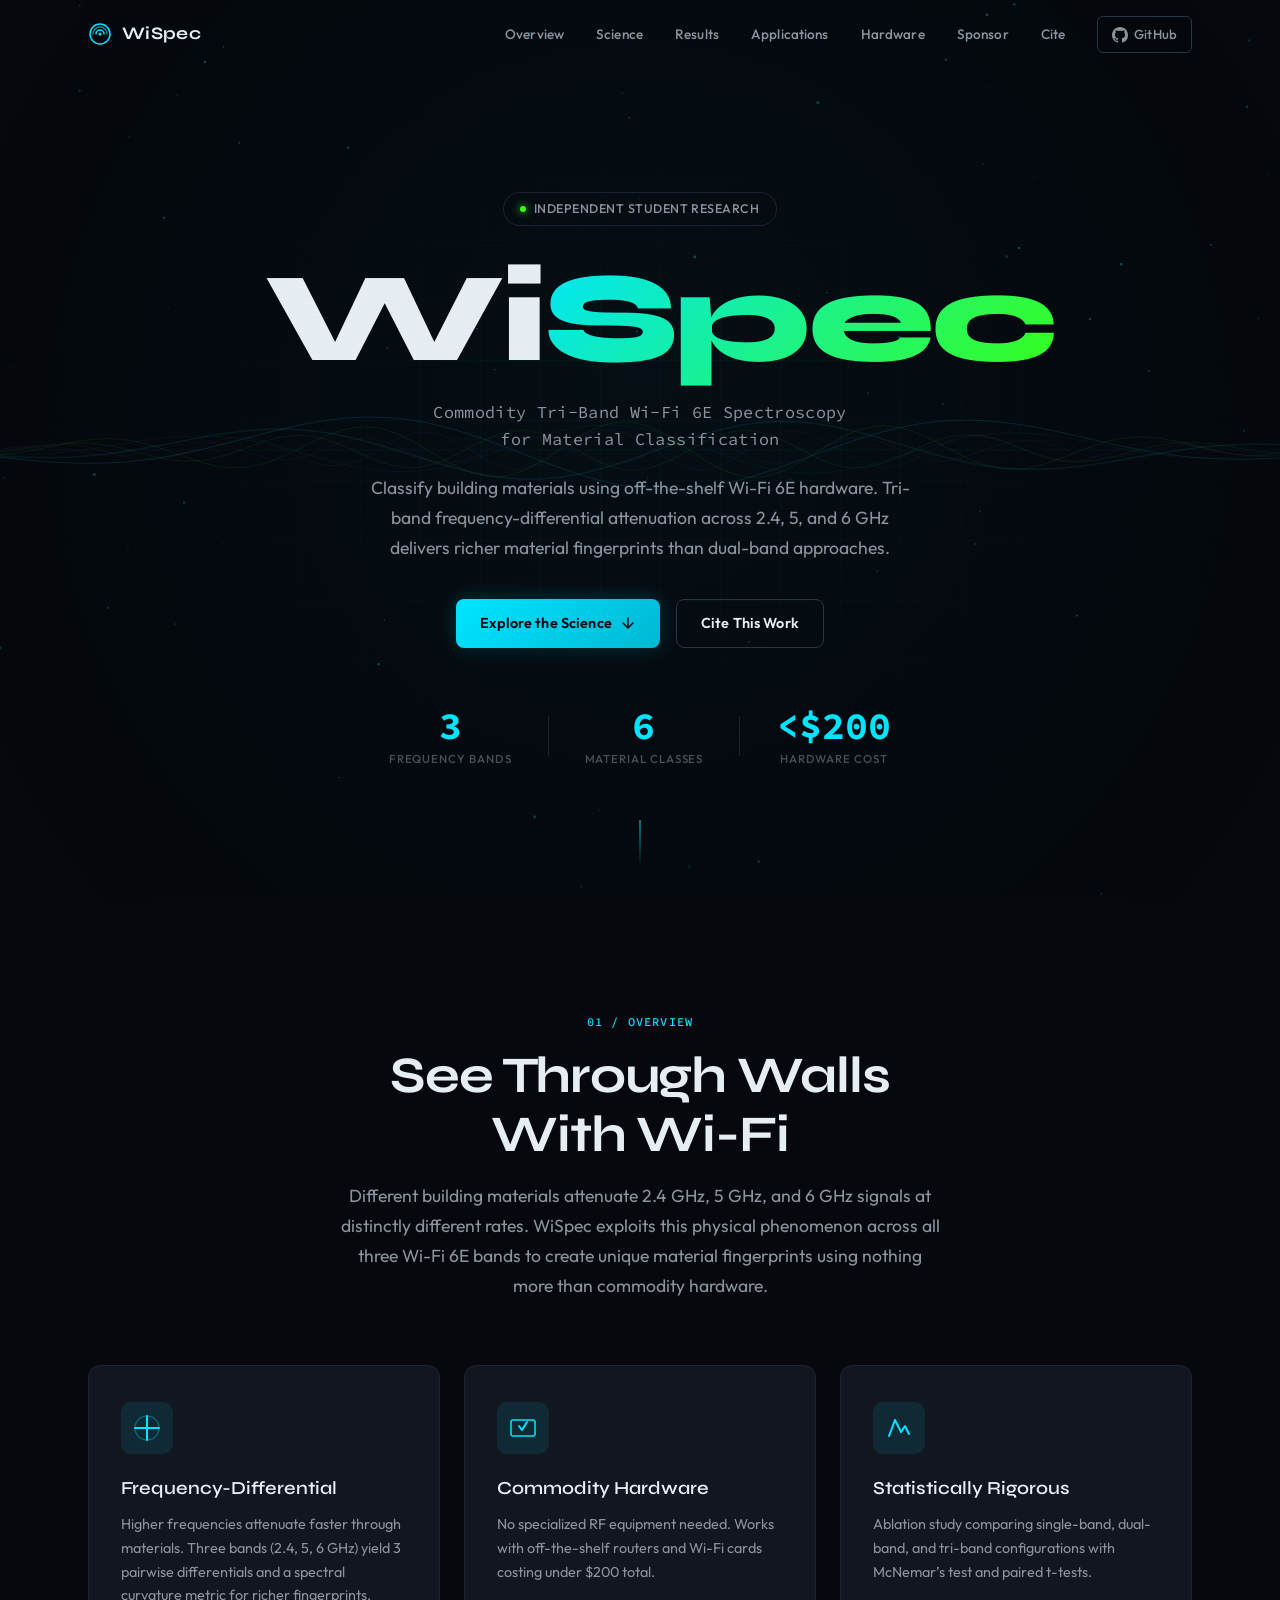
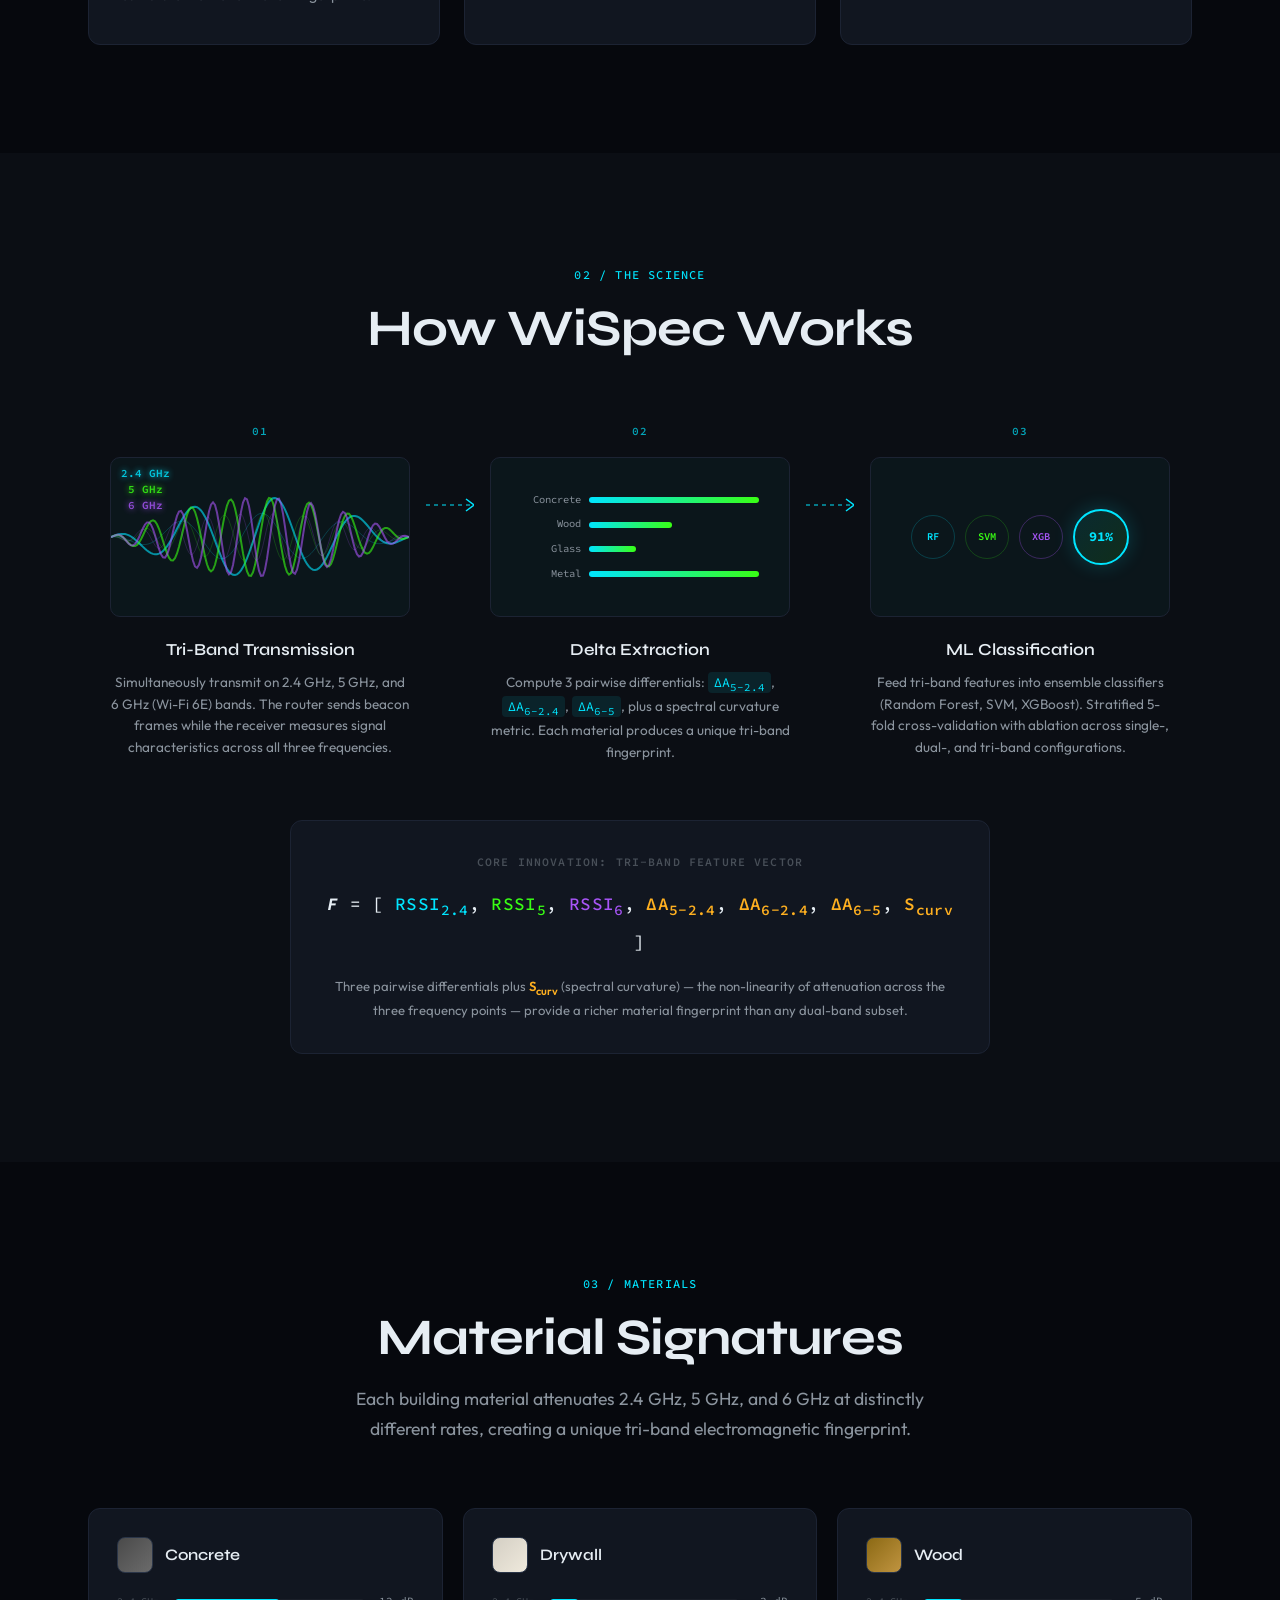
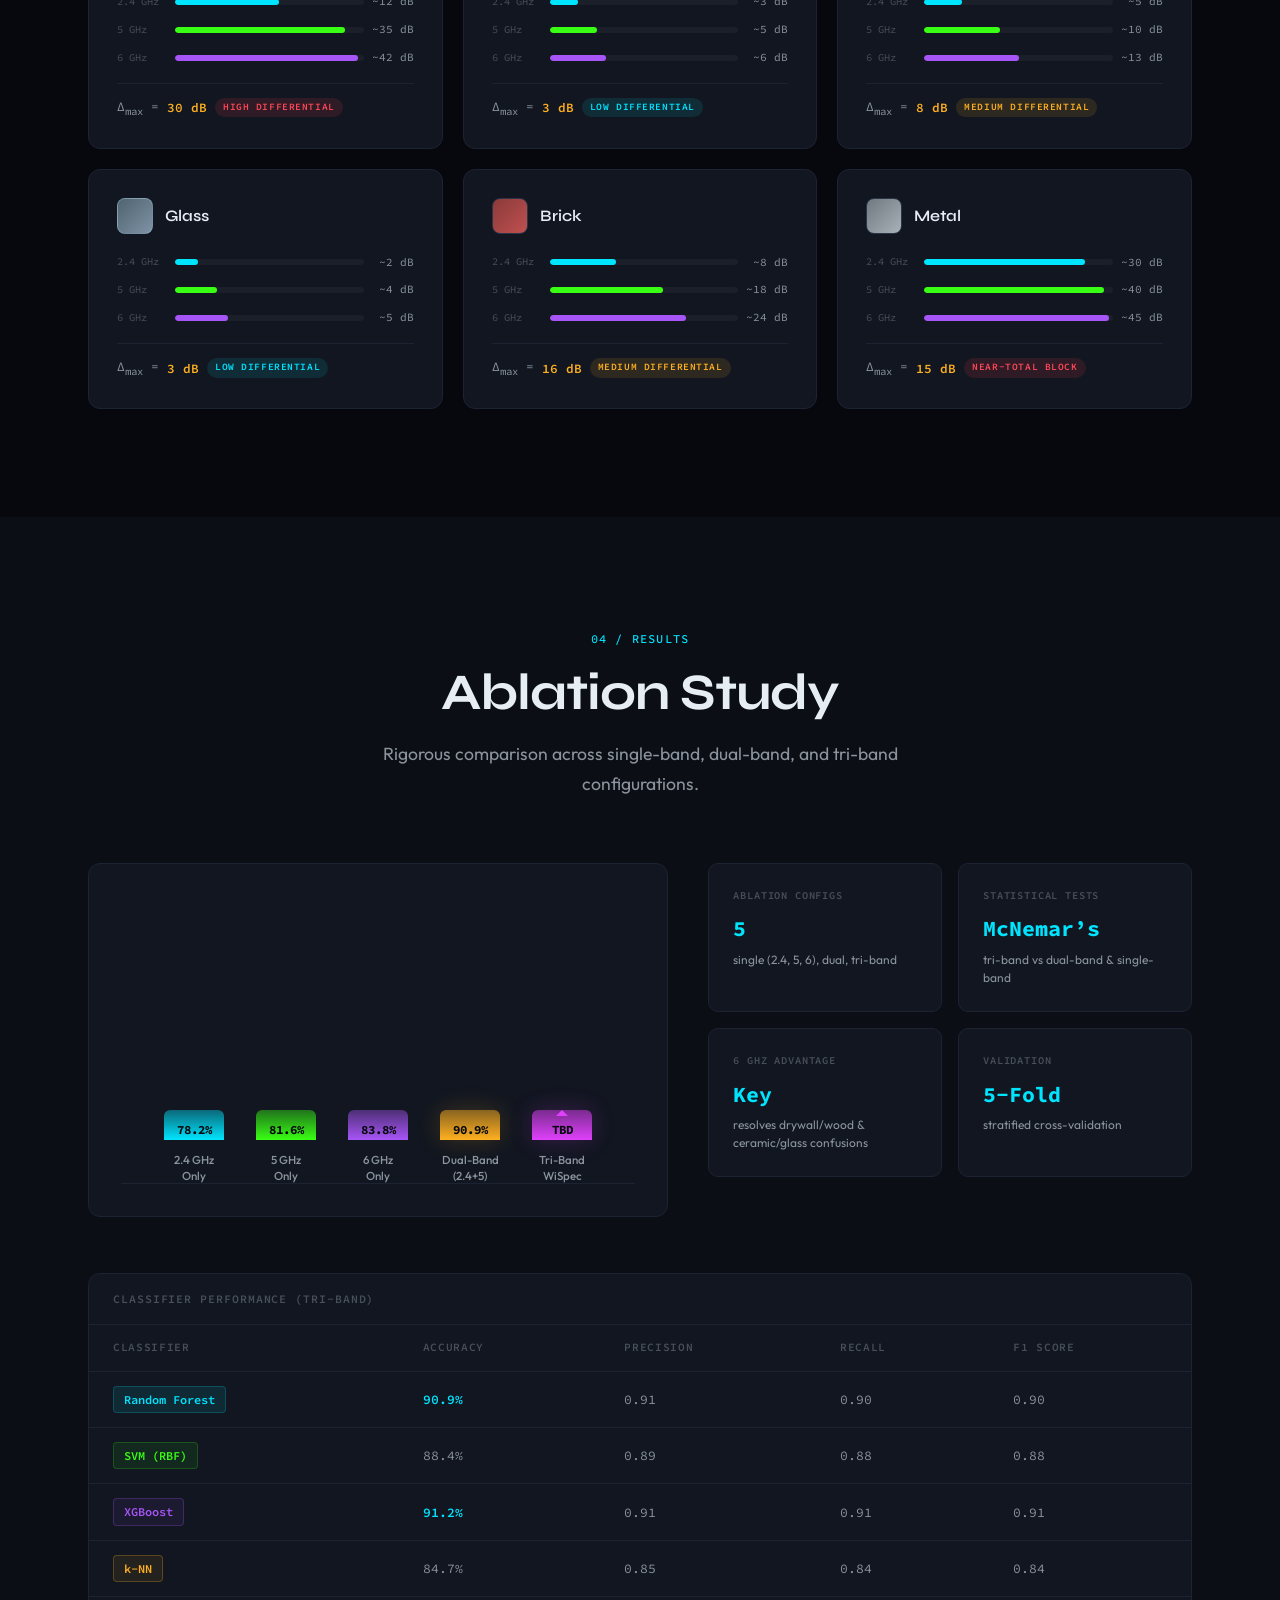
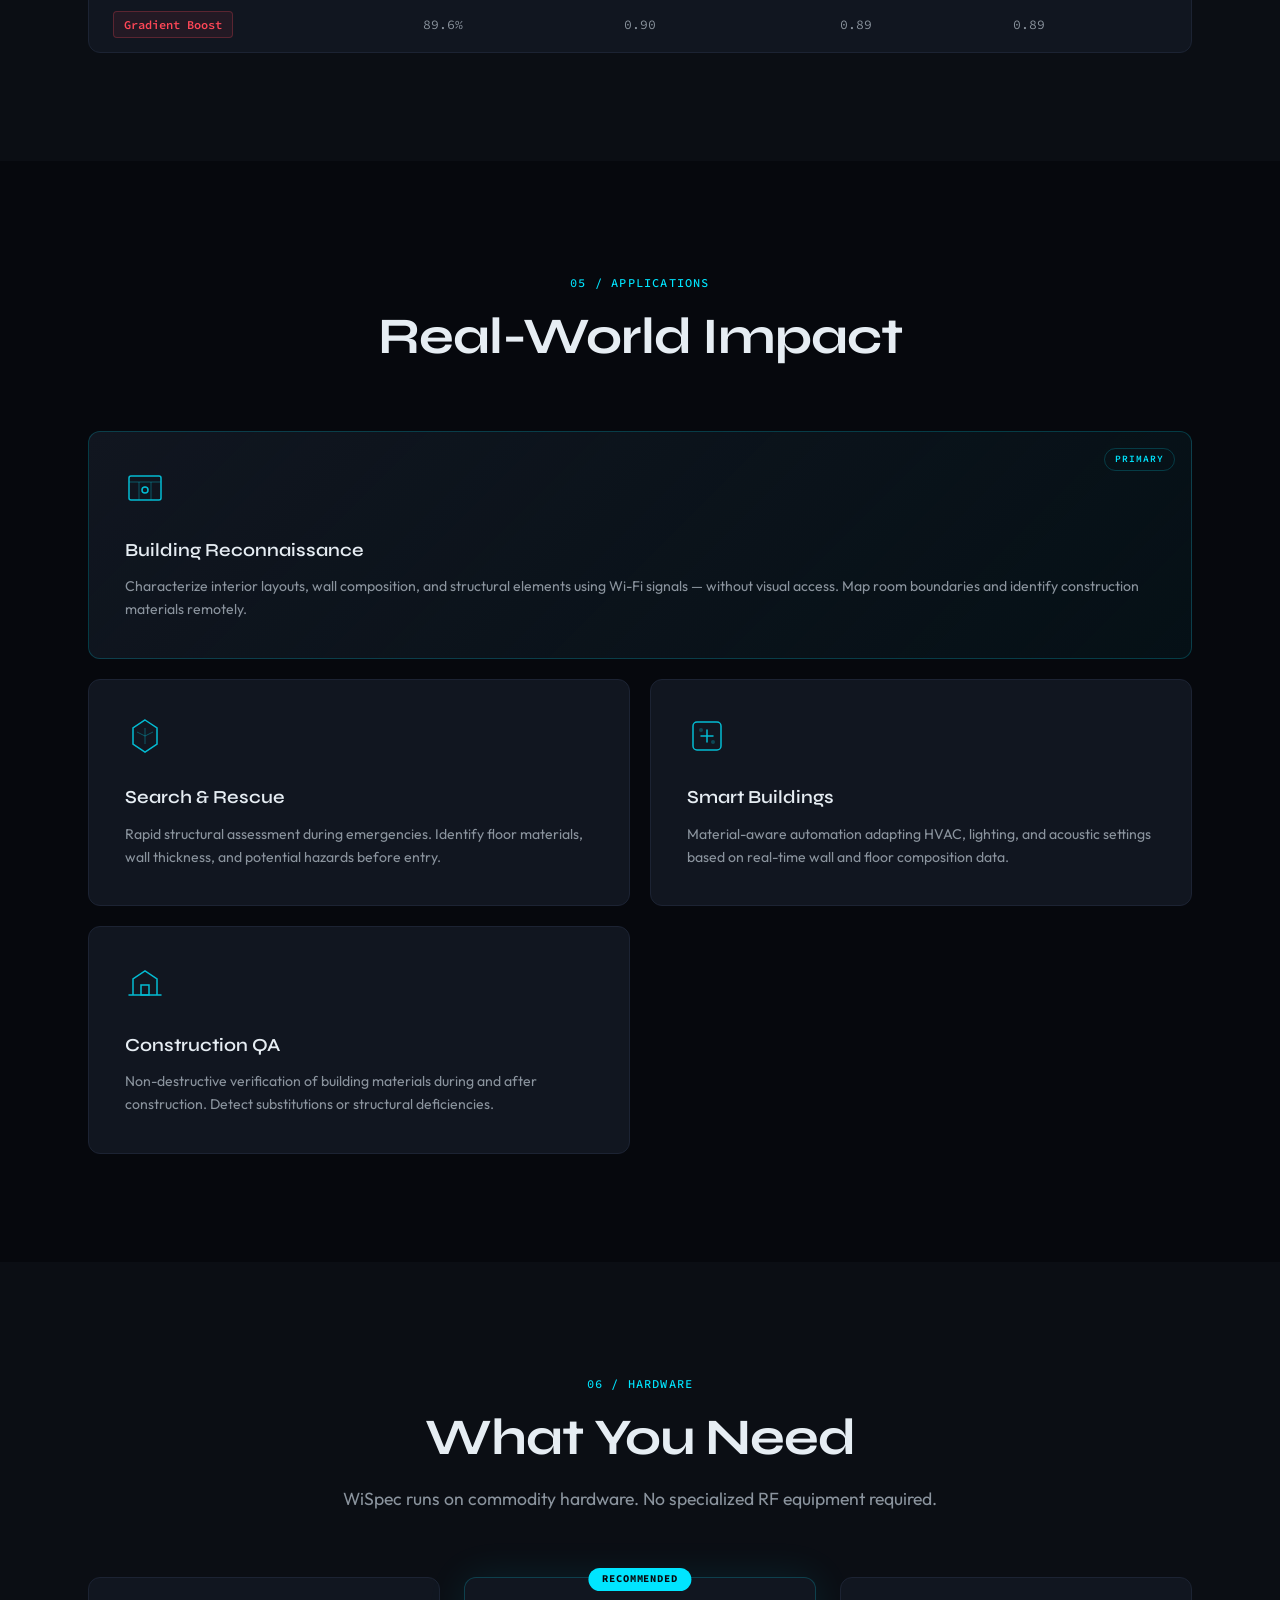
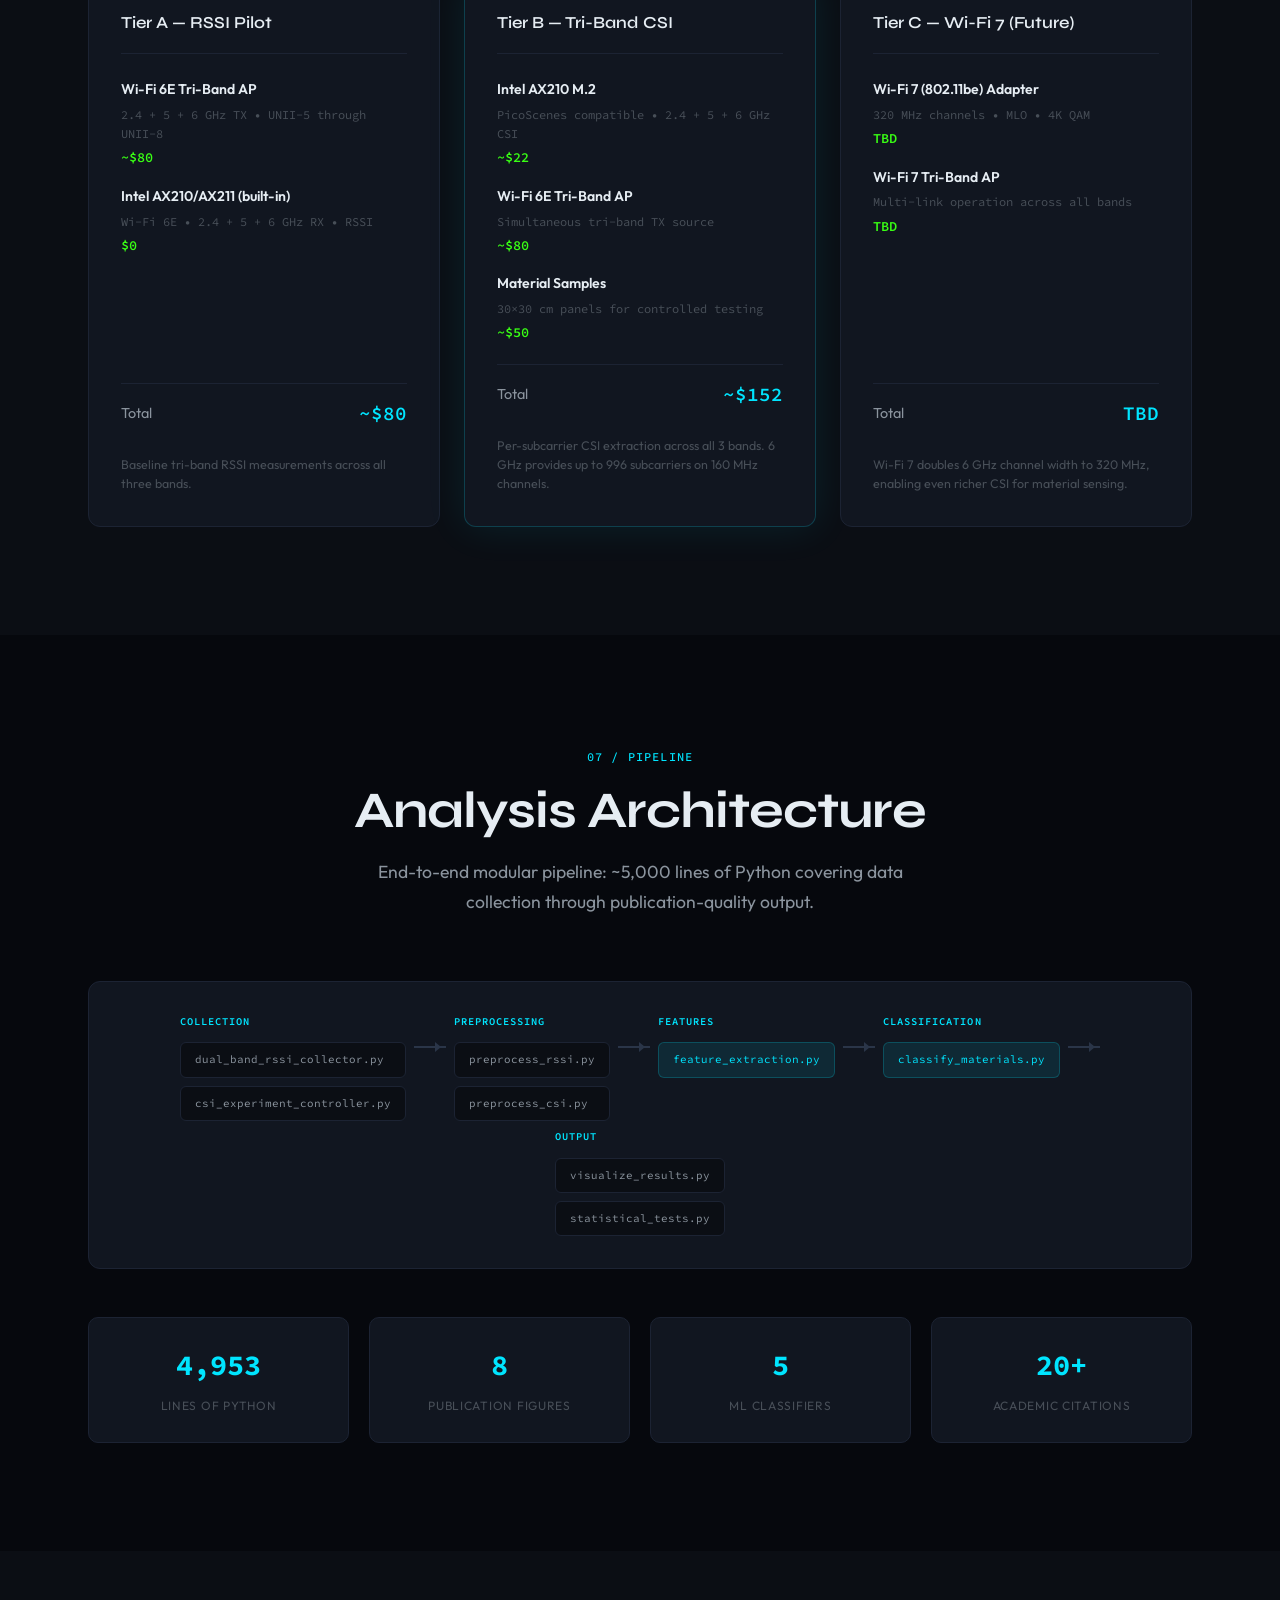
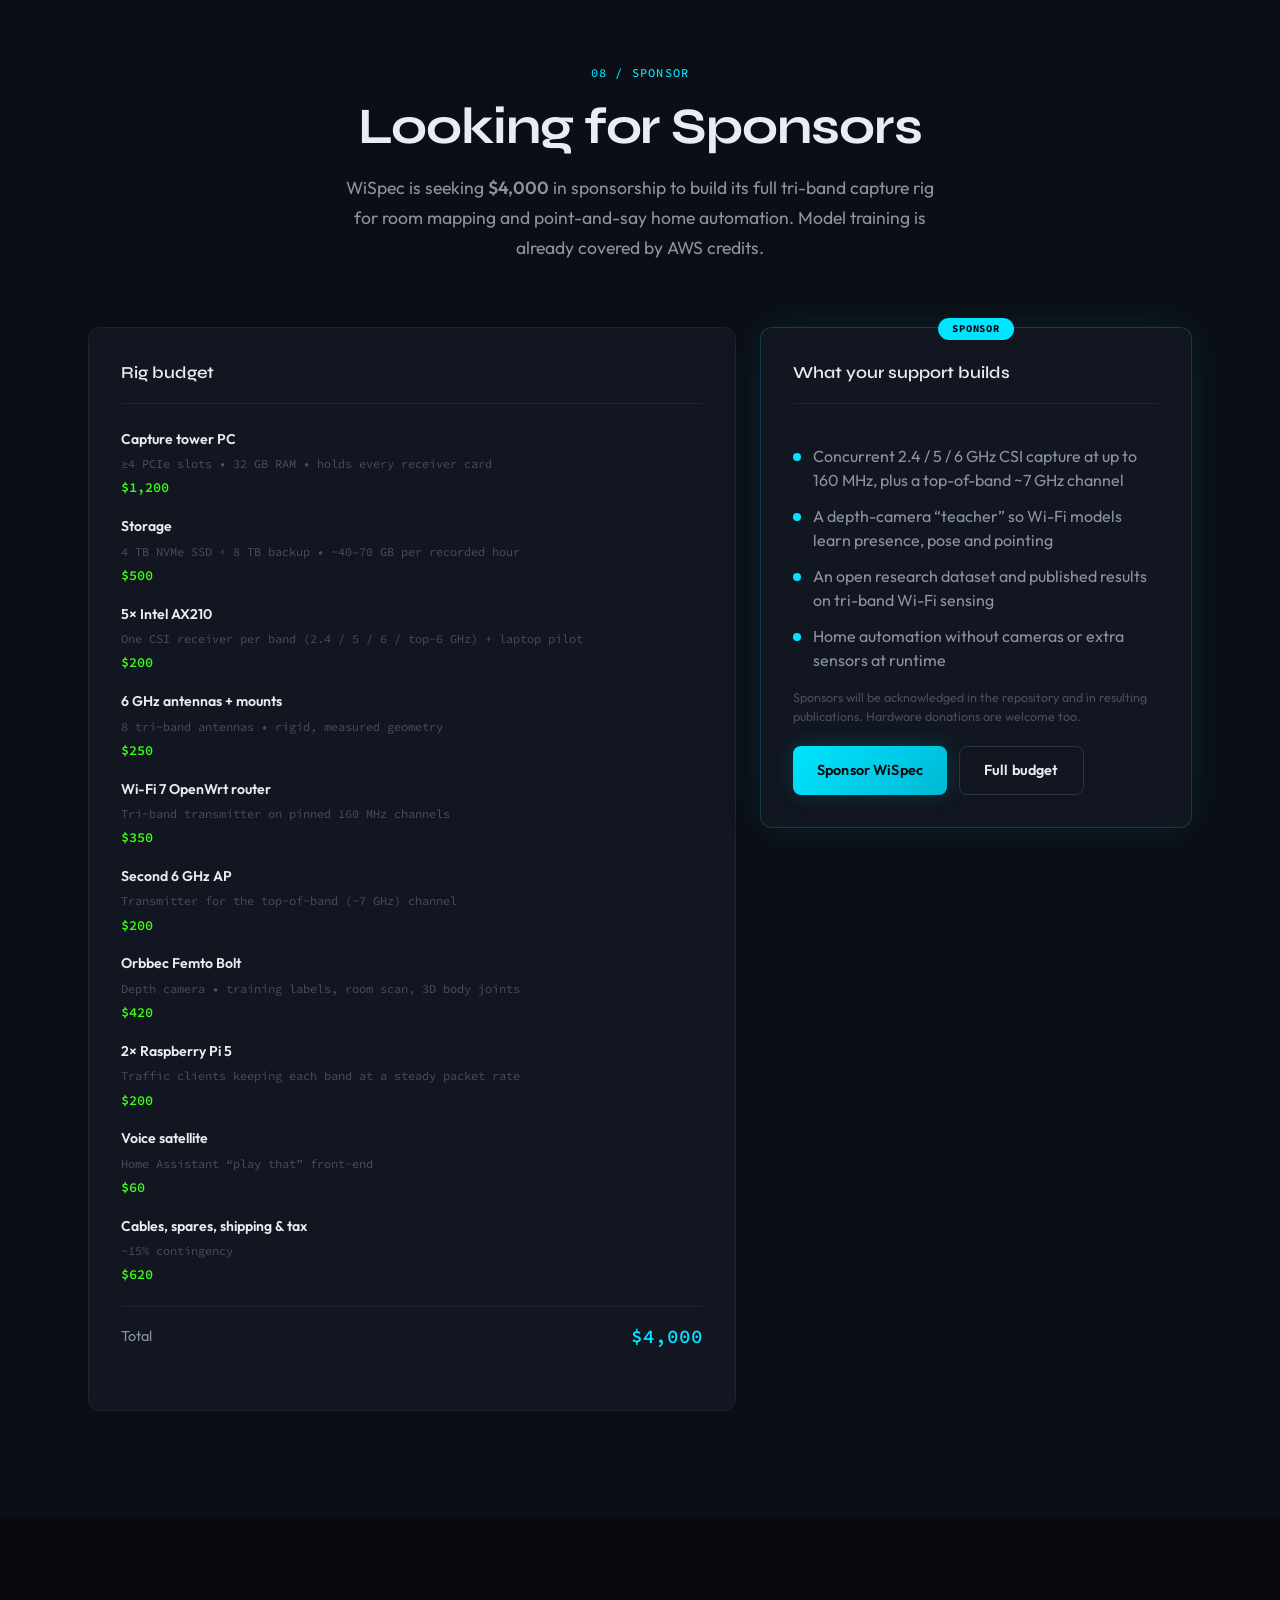
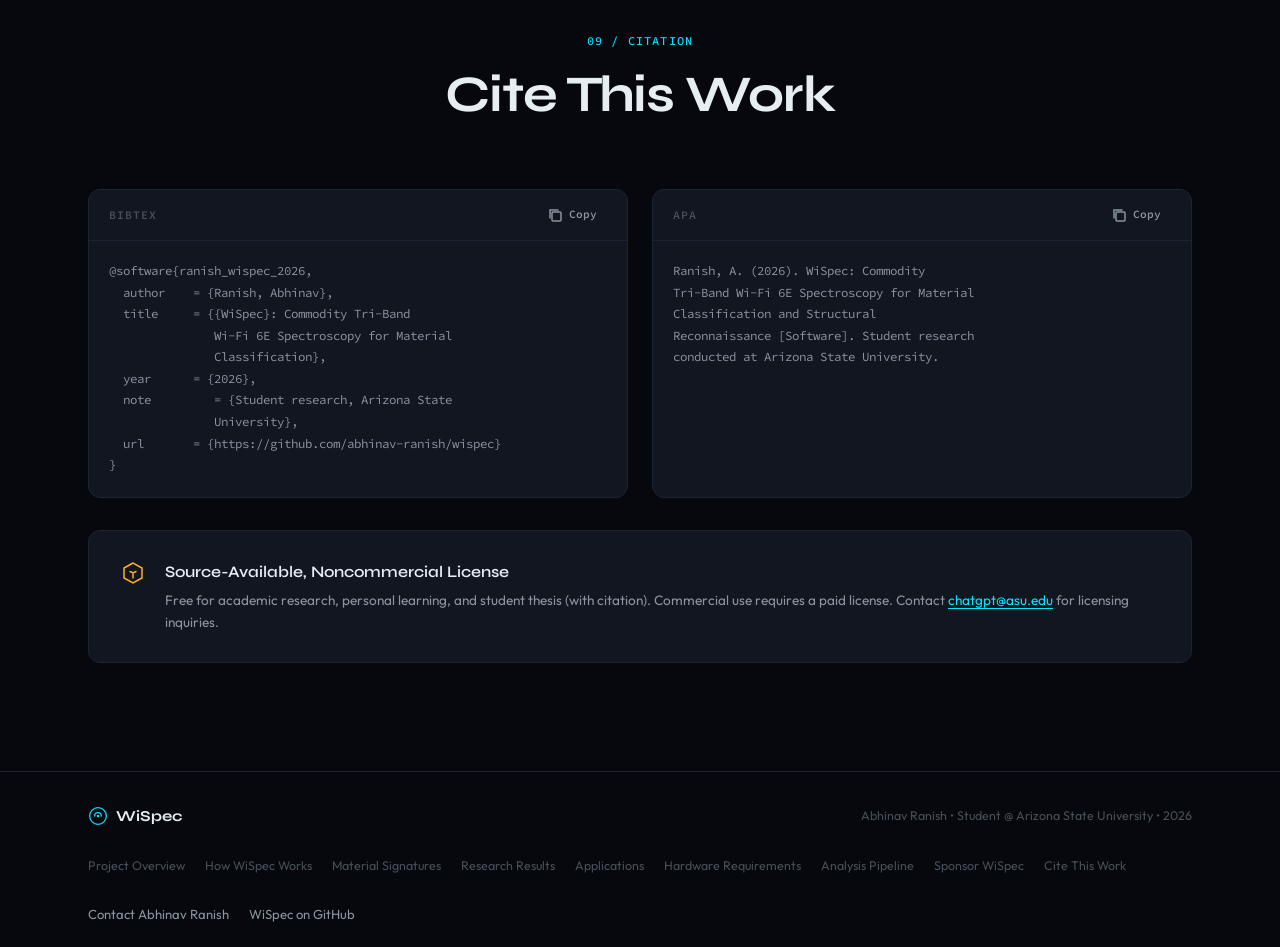
<file: web/index.html>
<!DOCTYPE html>
<html lang="en">
<head>
  <meta charset="UTF-8">
  <meta name="viewport" content="width=device-width, initial-scale=1.0">
  <title>WiSpec — Wi-Fi 6E Material Classification Using Tri-Band Spectroscopy</title>
  <meta name="description" content="WiSpec classifies building materials (concrete, wood, glass, metal, brick, drywall) using commodity Wi-Fi 6E hardware across 2.4, 5, and 6 GHz bands. Open research by Abhinav Ranish at ASU.">
  <meta name="author" content="Abhinav Ranish">
  <meta name="theme-color" content="#06080d">
  <meta name="keywords" content="Wi-Fi sensing, Wi-Fi 6E, material classification, CSI, RSSI, tri-band spectroscopy, building materials, wireless sensing, WiSpec, commodity hardware">
  <meta name="robots" content="index, follow, max-image-preview:large, max-snippet:-1">

  <!-- Canonical -->
  <link rel="canonical" href="https://wispec.aranish.uk/">

  <!-- Favicon -->
  <link rel="icon" type="image/svg+xml" href="favicon.svg">

  <!-- OpenGraph -->
  <meta property="og:type" content="website">
  <meta property="og:url" content="https://wispec.aranish.uk/">
  <meta property="og:title" content="WiSpec — Wi-Fi 6E Tri-Band Material Classification">
  <meta property="og:description" content="Classify building materials using off-the-shelf Wi-Fi 6E hardware. Tri-band frequency-differential attenuation across 2.4, 5, and 6 GHz bands with 91% accuracy.">
  <meta property="og:image" content="https://wispec.aranish.uk/og-image.png">
  <meta property="og:image:width" content="1200">
  <meta property="og:image:height" content="630">
  <meta property="og:image:alt" content="WiSpec — Tri-band Wi-Fi 6E spectroscopy for material classification">
  <meta property="og:site_name" content="WiSpec">
  <meta property="og:locale" content="en_US">

  <!-- Twitter Card -->
  <meta name="twitter:card" content="summary_large_image">
  <meta name="twitter:title" content="WiSpec — Wi-Fi 6E Tri-Band Material Classification">
  <meta name="twitter:description" content="Classify building materials using off-the-shelf Wi-Fi 6E hardware. Tri-band frequency-differential attenuation across 2.4, 5, and 6 GHz bands with 91% accuracy.">
  <meta name="twitter:image" content="https://wispec.aranish.uk/og-image.png">
  <meta name="twitter:image:alt" content="WiSpec — Tri-band Wi-Fi 6E spectroscopy for material classification">

  <link rel="preconnect" href="https://fonts.googleapis.com">
  <link rel="preconnect" href="https://fonts.gstatic.com" crossorigin>
  <link href="https://fonts.googleapis.com/css2?family=Syne:wght@400;500;600;700;800&family=Outfit:wght@300;400;500;600&family=Source+Code+Pro:wght@400;500;600;700&display=swap" rel="stylesheet">

  <link rel="stylesheet" href="styles.css">

  <!-- Structured Data -->
  <script type="application/ld+json">
  {
    "@context": "https://schema.org",
    "@graph": [
      {
        "@type": "WebSite",
        "@id": "https://wispec.aranish.uk/#website",
        "url": "https://wispec.aranish.uk/",
        "name": "WiSpec",
        "description": "Commodity Tri-Band Wi-Fi 6E Spectroscopy for Material Classification",
        "publisher": { "@id": "https://wispec.aranish.uk/#person" }
      },
      {
        "@type": "WebPage",
        "@id": "https://wispec.aranish.uk/#webpage",
        "url": "https://wispec.aranish.uk/",
        "name": "WiSpec — Wi-Fi 6E Material Classification Using Tri-Band Spectroscopy",
        "description": "WiSpec classifies building materials (concrete, wood, glass, metal, brick, drywall) using commodity Wi-Fi 6E hardware across 2.4, 5, and 6 GHz bands.",
        "isPartOf": { "@id": "https://wispec.aranish.uk/#website" },
        "about": { "@id": "https://wispec.aranish.uk/#software" },
        "author": { "@id": "https://wispec.aranish.uk/#person" }
      },
      {
        "@type": "Person",
        "@id": "https://wispec.aranish.uk/#person",
        "name": "Abhinav Ranish",
        "url": "https://wispec.aranish.uk/",
        "affiliation": {
          "@type": "CollegeOrUniversity",
          "name": "Arizona State University"
        },
        "sameAs": [
          "https://github.com/abhinav-ranish"
        ]
      },
      {
        "@type": "SoftwareSourceCode",
        "@id": "https://wispec.aranish.uk/#software",
        "name": "WiSpec",
        "description": "Commodity tri-band Wi-Fi 6E spectroscopy system for classifying building materials through frequency-differential attenuation across 2.4, 5, and 6 GHz bands.",
        "author": { "@id": "https://wispec.aranish.uk/#person" },
        "programmingLanguage": "Python",
        "codeRepository": "https://github.com/abhinav-ranish/wispec",
        "applicationCategory": "Scientific Research",
        "keywords": ["Wi-Fi sensing", "material classification", "Wi-Fi 6E", "CSI", "RSSI", "tri-band spectroscopy"]
      },
      {
        "@type": "ScholarlyArticle",
        "@id": "https://wispec.aranish.uk/#article",
        "headline": "WiSpec: Commodity Tri-Band Wi-Fi 6E Spectroscopy for Material Classification",
        "author": { "@id": "https://wispec.aranish.uk/#person" },
        "datePublished": "2026",
        "description": "Ablation study comparing single-band, dual-band, and tri-band Wi-Fi configurations for building material classification using frequency-differential attenuation.",
        "about": ["Wi-Fi sensing", "material classification", "Wi-Fi 6E", "machine learning"],
        "sourceOrganization": {
          "@type": "CollegeOrUniversity",
          "name": "Arizona State University"
        }
      }
    ]
  }
  </script>
</head>
<body>
  <!-- Scan line overlay -->
  <div class="scanline-overlay" aria-hidden="true"></div>

  <!-- Navigation -->
  <nav class="nav" id="nav">
    <div class="nav-inner">
      <a href="#hero" class="nav-logo">
        <span class="nav-logo-icon">
          <svg width="24" height="24" viewBox="0 0 24 24" fill="none">
            <path d="M12 2C6.48 2 2 6.48 2 12s4.48 10 10 10 10-4.48 10-10S17.52 2 12 2z" stroke="currentColor" stroke-width="1.5" fill="none"/>
            <path d="M8 12a4 4 0 018 0" stroke="currentColor" stroke-width="1.5" stroke-linecap="round" fill="none"/>
            <path d="M5 12a7 7 0 0114 0" stroke="currentColor" stroke-width="1.5" stroke-linecap="round" fill="none" opacity="0.6"/>
            <circle cx="12" cy="12" r="1.5" fill="currentColor"/>
          </svg>
        </span>
        <span class="nav-logo-text">WiSpec</span>
      </a>
      <div class="nav-links">
        <a href="#overview">Overview</a>
        <a href="#science">Science</a>
        <a href="#results">Results</a>
        <a href="#applications">Applications</a>
        <a href="#hardware">Hardware</a>
        <a href="#sponsor">Sponsor</a>
        <a href="#cite">Cite</a>
        <a href="https://github.com/abhinav-ranish/wispec" class="nav-btn" target="_blank" rel="noopener">
          <svg width="16" height="16" viewBox="0 0 16 16" fill="currentColor"><path d="M8 0C3.58 0 0 3.58 0 8c0 3.54 2.29 6.53 5.47 7.59.4.07.55-.17.55-.38 0-.19-.01-.82-.01-1.49-2.01.37-2.53-.49-2.69-.94-.09-.23-.48-.94-.82-1.13-.28-.15-.68-.52-.01-.53.63-.01 1.08.58 1.23.82.72 1.21 1.87.87 2.33.66.07-.52.28-.87.51-1.07-1.78-.2-3.64-.89-3.64-3.95 0-.87.31-1.59.82-2.15-.08-.2-.36-1.02.08-2.12 0 0 .67-.21 2.2.82.64-.18 1.32-.27 2-.27.68 0 1.36.09 2 .27 1.53-1.04 2.2-.82 2.2-.82.44 1.1.16 1.92.08 2.12.51.56.82 1.27.82 2.15 0 3.07-1.87 3.75-3.65 3.95.29.25.54.73.54 1.48 0 1.07-.01 1.93-.01 2.2 0 .21.15.46.55.38A8.013 8.013 0 0016 8c0-4.42-3.58-8-8-8z"/></svg>
          GitHub
        </a>
      </div>
      <button class="nav-mobile-toggle" id="navToggle" aria-label="Toggle menu">
        <span></span><span></span><span></span>
      </button>
    </div>
  </nav>

  <main>
  <!-- Hero -->
  <section class="hero" id="hero">
    <canvas id="heroCanvas" class="hero-canvas"></canvas>
    <div class="hero-grid-bg" aria-hidden="true"></div>
    <div class="hero-content">
      <div class="hero-badge">
        <span class="hero-badge-dot"></span>
        Independent Student Research
      </div>
      <h1 class="hero-title">
        <span class="hero-title-line">Wi</span><span class="hero-title-accent">Spec</span>
      </h1>
      <p class="hero-subtitle">Commodity Tri-Band Wi-Fi 6E Spectroscopy<br>for Material Classification</p>
      <p class="hero-desc">
        Classify building materials using off-the-shelf Wi-Fi 6E hardware.
        Tri-band frequency-differential attenuation across 2.4, 5, and 6 GHz
        delivers richer material fingerprints than dual-band approaches.
      </p>
      <div class="hero-actions">
        <a href="#science" class="btn btn-primary">
          <span>Explore the Science</span>
          <svg width="16" height="16" viewBox="0 0 16 16" fill="none"><path d="M8 3v10M3 8l5 5 5-5" stroke="currentColor" stroke-width="1.5" stroke-linecap="round" stroke-linejoin="round"/></svg>
        </a>
        <a href="#cite" class="btn btn-ghost">
          <span>Cite This Work</span>
        </a>
      </div>
      <div class="hero-stats">
        <div class="hero-stat">
          <span class="hero-stat-value" data-count="3">0</span>
          <span class="hero-stat-label">Frequency Bands</span>
        </div>
        <div class="hero-stat-divider"></div>
        <div class="hero-stat">
          <span class="hero-stat-value" data-count="6">0</span>
          <span class="hero-stat-label">Material Classes</span>
        </div>
        <div class="hero-stat-divider"></div>
        <div class="hero-stat">
          <span class="hero-stat-value" data-prefix="&lt;$" data-count="200">0</span>
          <span class="hero-stat-label">Hardware Cost</span>
        </div>
      </div>
    </div>
    <div class="hero-scroll-indicator" aria-hidden="true">
      <div class="hero-scroll-line"></div>
    </div>
  </section>

  <!-- Overview -->
  <section class="section" id="overview">
    <div class="container">
      <div class="section-header">
        <span class="section-tag">01 / Overview</span>
        <h2 class="section-title">See Through Walls<br>With Wi-Fi</h2>
        <p class="section-desc">
          Different building materials attenuate 2.4 GHz, 5 GHz, and 6 GHz signals at distinctly different rates.
          WiSpec exploits this physical phenomenon across all three Wi-Fi 6E bands to create unique
          material fingerprints using nothing more than commodity hardware.
        </p>
      </div>

      <div class="overview-grid">
        <div class="overview-card reveal" data-delay="0">
          <div class="overview-card-icon">
            <svg width="32" height="32" viewBox="0 0 32 32" fill="none">
              <path d="M16 4v24M4 16h24" stroke="currentColor" stroke-width="2" stroke-linecap="round"/>
              <circle cx="16" cy="16" r="12" stroke="currentColor" stroke-width="1.5" opacity="0.3"/>
            </svg>
          </div>
          <h3>Frequency-Differential</h3>
          <p>Higher frequencies attenuate faster through materials. Three bands (2.4, 5, 6 GHz) yield 3 pairwise differentials and a spectral curvature metric for richer fingerprints.</p>
        </div>
        <div class="overview-card reveal" data-delay="100">
          <div class="overview-card-icon">
            <svg width="32" height="32" viewBox="0 0 32 32" fill="none">
              <rect x="4" y="8" width="24" height="16" rx="2" stroke="currentColor" stroke-width="1.5"/>
              <path d="M12 14l3 4 5-8" stroke="currentColor" stroke-width="2" stroke-linecap="round" stroke-linejoin="round"/>
            </svg>
          </div>
          <h3>Commodity Hardware</h3>
          <p>No specialized RF equipment needed. Works with off-the-shelf routers and Wi-Fi cards costing under $200 total.</p>
        </div>
        <div class="overview-card reveal" data-delay="200">
          <div class="overview-card-icon">
            <svg width="32" height="32" viewBox="0 0 32 32" fill="none">
              <path d="M6 24L12 8l6 12 4-6 4 8" stroke="currentColor" stroke-width="2" stroke-linecap="round" stroke-linejoin="round"/>
            </svg>
          </div>
          <h3>Statistically Rigorous</h3>
          <p>Ablation study comparing single-band, dual-band, and tri-band configurations with McNemar&rsquo;s test and paired t-tests.</p>
        </div>
      </div>
    </div>
  </section>

  <!-- Science / How It Works -->
  <section class="section section-dark" id="science">
    <div class="container">
      <div class="section-header">
        <span class="section-tag">02 / The Science</span>
        <h2 class="section-title">How WiSpec Works</h2>
      </div>

      <div class="pipeline">
        <div class="pipeline-step reveal" data-delay="0">
          <div class="pipeline-number">01</div>
          <div class="pipeline-visual">
            <div class="pipeline-wave-container">
              <canvas class="pipeline-wave" data-freq="2.4" data-color="#00e5ff"></canvas>
              <canvas class="pipeline-wave" data-freq="5.0" data-color="#39ff14"></canvas>
              <canvas class="pipeline-wave" data-freq="6.0" data-color="#a855f7"></canvas>
              <div class="pipeline-wave-legend">
                <span class="pipeline-wave-label" style="color: #00e5ff;">2.4 GHz</span>
                <span class="pipeline-wave-label" style="color: #39ff14;">5 GHz</span>
                <span class="pipeline-wave-label" style="color: #a855f7;">6 GHz</span>
              </div>
            </div>
          </div>
          <h3>Tri-Band Transmission</h3>
          <p>Simultaneously transmit on 2.4 GHz, 5 GHz, and 6 GHz (Wi-Fi 6E) bands. The router sends beacon frames while the receiver measures signal characteristics across all three frequencies.</p>
        </div>

        <div class="pipeline-connector" aria-hidden="true">
          <svg width="48" height="24" viewBox="0 0 48 24"><path d="M0 12h48" stroke="var(--cyan)" stroke-width="1" stroke-dasharray="4 4"/><path d="M40 6l8 6-8 6" fill="none" stroke="var(--cyan)" stroke-width="1.5"/></svg>
        </div>

        <div class="pipeline-step reveal" data-delay="150">
          <div class="pipeline-number">02</div>
          <div class="pipeline-visual">
            <div class="pipeline-delta">
              <div class="pipeline-delta-bar" data-material="concrete">
                <span class="pipeline-delta-label">Concrete</span>
                <div class="pipeline-delta-fill" style="--fill-pct: 85%"></div>
              </div>
              <div class="pipeline-delta-bar" data-material="wood">
                <span class="pipeline-delta-label">Wood</span>
                <div class="pipeline-delta-fill" style="--fill-pct: 35%"></div>
              </div>
              <div class="pipeline-delta-bar" data-material="glass">
                <span class="pipeline-delta-label">Glass</span>
                <div class="pipeline-delta-fill" style="--fill-pct: 20%"></div>
              </div>
              <div class="pipeline-delta-bar" data-material="metal">
                <span class="pipeline-delta-label">Metal</span>
                <div class="pipeline-delta-fill" style="--fill-pct: 95%"></div>
              </div>
            </div>
          </div>
          <h3>Delta Extraction</h3>
          <p>Compute 3 pairwise differentials: <code>&Delta;A<sub>5&minus;2.4</sub></code>, <code>&Delta;A<sub>6&minus;2.4</sub></code>, <code>&Delta;A<sub>6&minus;5</sub></code>, plus a spectral curvature metric. Each material produces a unique tri-band fingerprint.</p>
        </div>

        <div class="pipeline-connector" aria-hidden="true">
          <svg width="48" height="24" viewBox="0 0 48 24"><path d="M0 12h48" stroke="var(--cyan)" stroke-width="1" stroke-dasharray="4 4"/><path d="M40 6l8 6-8 6" fill="none" stroke="var(--cyan)" stroke-width="1.5"/></svg>
        </div>

        <div class="pipeline-step reveal" data-delay="300">
          <div class="pipeline-number">03</div>
          <div class="pipeline-visual">
            <div class="pipeline-classify">
              <div class="pipeline-classify-node" data-type="rf">RF</div>
              <div class="pipeline-classify-node" data-type="svm">SVM</div>
              <div class="pipeline-classify-node" data-type="xgb">XGB</div>
              <div class="pipeline-classify-result">
                <span class="pipeline-classify-pct">91%</span>
              </div>
            </div>
          </div>
          <h3>ML Classification</h3>
          <p>Feed tri-band features into ensemble classifiers (Random Forest, SVM, XGBoost). Stratified 5-fold cross-validation with ablation across single-, dual-, and tri-band configurations.</p>
        </div>
      </div>

      <!-- Feature Formula -->
      <div class="formula-block reveal">
        <div class="formula-header">Core Innovation: Tri-Band Feature Vector</div>
        <div class="formula">
          <span class="formula-var">F</span> = [
          <span class="formula-24g">RSSI<sub>2.4</sub></span>,
          <span class="formula-5g">RSSI<sub>5</sub></span>,
          <span class="formula-6g">RSSI<sub>6</sub></span>,
          <span class="formula-delta">&Delta;A<sub>5&minus;2.4</sub></span>,
          <span class="formula-delta">&Delta;A<sub>6&minus;2.4</sub></span>,
          <span class="formula-delta">&Delta;A<sub>6&minus;5</sub></span>,
          <span class="formula-delta">S<sub>curv</sub></span>
          ]
        </div>
        <p class="formula-caption">Three pairwise differentials plus <span class="formula-delta">S<sub>curv</sub></span> (spectral curvature) &mdash; the non-linearity of attenuation across the three frequency points &mdash; provide a richer material fingerprint than any dual-band subset.</p>
      </div>
    </div>
  </section>

  <!-- Materials -->
  <section class="section" id="materials">
    <div class="container">
      <div class="section-header">
        <span class="section-tag">03 / Materials</span>
        <h2 class="section-title">Material Signatures</h2>
        <p class="section-desc">Each building material attenuates 2.4 GHz, 5 GHz, and 6 GHz at distinctly different rates, creating a unique tri-band electromagnetic fingerprint.</p>
      </div>

      <div class="materials-grid">
        <div class="material-card reveal" data-delay="0">
          <div class="material-header">
            <div class="material-icon concrete"></div>
            <h3>Concrete</h3>
          </div>
          <div class="material-bars">
            <div class="material-bar">
              <span class="material-bar-label">2.4 GHz</span>
              <div class="material-bar-track"><div class="material-bar-fill bar-24g" style="--w: 55%"></div></div>
              <span class="material-bar-val">~12 dB</span>
            </div>
            <div class="material-bar">
              <span class="material-bar-label">5 GHz</span>
              <div class="material-bar-track"><div class="material-bar-fill bar-5g" style="--w: 90%"></div></div>
              <span class="material-bar-val">~35 dB</span>
            </div>
            <div class="material-bar">
              <span class="material-bar-label">6 GHz</span>
              <div class="material-bar-track"><div class="material-bar-fill bar-6g" style="--w: 97%"></div></div>
              <span class="material-bar-val">~42 dB</span>
            </div>
          </div>
          <div class="material-delta">
            <span>&Delta;<sub>max</sub> = </span><strong>30 dB</strong>
            <span class="material-delta-tag high">High differential</span>
          </div>
        </div>

        <div class="material-card reveal" data-delay="80">
          <div class="material-header">
            <div class="material-icon drywall"></div>
            <h3>Drywall</h3>
          </div>
          <div class="material-bars">
            <div class="material-bar">
              <span class="material-bar-label">2.4 GHz</span>
              <div class="material-bar-track"><div class="material-bar-fill bar-24g" style="--w: 15%"></div></div>
              <span class="material-bar-val">~3 dB</span>
            </div>
            <div class="material-bar">
              <span class="material-bar-label">5 GHz</span>
              <div class="material-bar-track"><div class="material-bar-fill bar-5g" style="--w: 25%"></div></div>
              <span class="material-bar-val">~5 dB</span>
            </div>
            <div class="material-bar">
              <span class="material-bar-label">6 GHz</span>
              <div class="material-bar-track"><div class="material-bar-fill bar-6g" style="--w: 30%"></div></div>
              <span class="material-bar-val">~6 dB</span>
            </div>
          </div>
          <div class="material-delta">
            <span>&Delta;<sub>max</sub> = </span><strong>3 dB</strong>
            <span class="material-delta-tag low">Low differential</span>
          </div>
        </div>

        <div class="material-card reveal" data-delay="160">
          <div class="material-header">
            <div class="material-icon wood"></div>
            <h3>Wood</h3>
          </div>
          <div class="material-bars">
            <div class="material-bar">
              <span class="material-bar-label">2.4 GHz</span>
              <div class="material-bar-track"><div class="material-bar-fill bar-24g" style="--w: 20%"></div></div>
              <span class="material-bar-val">~5 dB</span>
            </div>
            <div class="material-bar">
              <span class="material-bar-label">5 GHz</span>
              <div class="material-bar-track"><div class="material-bar-fill bar-5g" style="--w: 40%"></div></div>
              <span class="material-bar-val">~10 dB</span>
            </div>
            <div class="material-bar">
              <span class="material-bar-label">6 GHz</span>
              <div class="material-bar-track"><div class="material-bar-fill bar-6g" style="--w: 50%"></div></div>
              <span class="material-bar-val">~13 dB</span>
            </div>
          </div>
          <div class="material-delta">
            <span>&Delta;<sub>max</sub> = </span><strong>8 dB</strong>
            <span class="material-delta-tag med">Medium differential</span>
          </div>
        </div>

        <div class="material-card reveal" data-delay="240">
          <div class="material-header">
            <div class="material-icon glass"></div>
            <h3>Glass</h3>
          </div>
          <div class="material-bars">
            <div class="material-bar">
              <span class="material-bar-label">2.4 GHz</span>
              <div class="material-bar-track"><div class="material-bar-fill bar-24g" style="--w: 12%"></div></div>
              <span class="material-bar-val">~2 dB</span>
            </div>
            <div class="material-bar">
              <span class="material-bar-label">5 GHz</span>
              <div class="material-bar-track"><div class="material-bar-fill bar-5g" style="--w: 22%"></div></div>
              <span class="material-bar-val">~4 dB</span>
            </div>
            <div class="material-bar">
              <span class="material-bar-label">6 GHz</span>
              <div class="material-bar-track"><div class="material-bar-fill bar-6g" style="--w: 28%"></div></div>
              <span class="material-bar-val">~5 dB</span>
            </div>
          </div>
          <div class="material-delta">
            <span>&Delta;<sub>max</sub> = </span><strong>3 dB</strong>
            <span class="material-delta-tag low">Low differential</span>
          </div>
        </div>

        <div class="material-card reveal" data-delay="320">
          <div class="material-header">
            <div class="material-icon brick"></div>
            <h3>Brick</h3>
          </div>
          <div class="material-bars">
            <div class="material-bar">
              <span class="material-bar-label">2.4 GHz</span>
              <div class="material-bar-track"><div class="material-bar-fill bar-24g" style="--w: 35%"></div></div>
              <span class="material-bar-val">~8 dB</span>
            </div>
            <div class="material-bar">
              <span class="material-bar-label">5 GHz</span>
              <div class="material-bar-track"><div class="material-bar-fill bar-5g" style="--w: 60%"></div></div>
              <span class="material-bar-val">~18 dB</span>
            </div>
            <div class="material-bar">
              <span class="material-bar-label">6 GHz</span>
              <div class="material-bar-track"><div class="material-bar-fill bar-6g" style="--w: 72%"></div></div>
              <span class="material-bar-val">~24 dB</span>
            </div>
          </div>
          <div class="material-delta">
            <span>&Delta;<sub>max</sub> = </span><strong>16 dB</strong>
            <span class="material-delta-tag med">Medium differential</span>
          </div>
        </div>

        <div class="material-card reveal" data-delay="400">
          <div class="material-header">
            <div class="material-icon metal"></div>
            <h3>Metal</h3>
          </div>
          <div class="material-bars">
            <div class="material-bar">
              <span class="material-bar-label">2.4 GHz</span>
              <div class="material-bar-track"><div class="material-bar-fill bar-24g" style="--w: 85%"></div></div>
              <span class="material-bar-val">~30 dB</span>
            </div>
            <div class="material-bar">
              <span class="material-bar-label">5 GHz</span>
              <div class="material-bar-track"><div class="material-bar-fill bar-5g" style="--w: 95%"></div></div>
              <span class="material-bar-val">~40 dB</span>
            </div>
            <div class="material-bar">
              <span class="material-bar-label">6 GHz</span>
              <div class="material-bar-track"><div class="material-bar-fill bar-6g" style="--w: 98%"></div></div>
              <span class="material-bar-val">~45 dB</span>
            </div>
          </div>
          <div class="material-delta">
            <span>&Delta;<sub>max</sub> = </span><strong>15 dB</strong>
            <span class="material-delta-tag high">Near-total block</span>
          </div>
        </div>
      </div>
    </div>
  </section>

  <!-- Results -->
  <section class="section section-dark" id="results">
    <div class="container">
      <div class="section-header">
        <span class="section-tag">04 / Results</span>
        <h2 class="section-title">Ablation Study</h2>
        <p class="section-desc">Rigorous comparison across single-band, dual-band, and tri-band configurations.</p>
      </div>

      <div class="results-layout">
        <div class="results-chart reveal">
          <div class="results-chart-inner">
            <div class="results-bar-group">
              <div class="results-bar-wrapper">
                <div class="results-bar results-bar-24g" style="--h: 78%">
                  <span class="results-bar-value">78.2%</span>
                </div>
                <span class="results-bar-label">2.4 GHz<br>Only</span>
              </div>
              <div class="results-bar-wrapper">
                <div class="results-bar results-bar-5g" style="--h: 82%">
                  <span class="results-bar-value">81.6%</span>
                </div>
                <span class="results-bar-label">5 GHz<br>Only</span>
              </div>
              <div class="results-bar-wrapper">
                <div class="results-bar results-bar-6g" style="--h: 84%">
                  <span class="results-bar-value">83.8%</span>
                </div>
                <span class="results-bar-label">6 GHz<br>Only</span>
              </div>
              <div class="results-bar-wrapper">
                <div class="results-bar results-bar-dual" style="--h: 91%">
                  <span class="results-bar-value">90.9%</span>
                </div>
                <span class="results-bar-label">Dual-Band<br>(2.4+5)</span>
              </div>
              <div class="results-bar-wrapper results-bar-winner">
                <div class="results-bar results-bar-tri" style="--h: 95%">
                  <span class="results-bar-value">TBD</span>
                </div>
                <span class="results-bar-label">Tri-Band<br>WiSpec</span>
              </div>
            </div>
            <div class="results-chart-baseline"></div>
          </div>
        </div>

        <div class="results-stats reveal" data-delay="200">
          <div class="results-stat-card">
            <div class="results-stat-header">Ablation Configs</div>
            <div class="results-stat-big">5</div>
            <div class="results-stat-sub">single (2.4, 5, 6), dual, tri-band</div>
          </div>
          <div class="results-stat-card">
            <div class="results-stat-header">Statistical Tests</div>
            <div class="results-stat-big">McNemar&rsquo;s</div>
            <div class="results-stat-sub">tri-band vs dual-band &amp; single-band</div>
          </div>
          <div class="results-stat-card">
            <div class="results-stat-header">6 GHz Advantage</div>
            <div class="results-stat-big">Key</div>
            <div class="results-stat-sub">resolves drywall/wood &amp; ceramic/glass confusions</div>
          </div>
          <div class="results-stat-card">
            <div class="results-stat-header">Validation</div>
            <div class="results-stat-big">5-Fold</div>
            <div class="results-stat-sub">stratified cross-validation</div>
          </div>
        </div>
      </div>

      <!-- Classifiers table -->
      <div class="classifiers-table reveal" data-delay="100">
        <div class="table-header">Classifier Performance (Tri-Band)</div>
        <table>
          <thead>
            <tr>
              <th>Classifier</th>
              <th>Accuracy</th>
              <th>Precision</th>
              <th>Recall</th>
              <th>F1 Score</th>
            </tr>
          </thead>
          <tbody>
            <tr>
              <td><span class="classifier-badge rf">Random Forest</span></td>
              <td class="val-highlight">90.9%</td>
              <td>0.91</td>
              <td>0.90</td>
              <td>0.90</td>
            </tr>
            <tr>
              <td><span class="classifier-badge svm">SVM (RBF)</span></td>
              <td>88.4%</td>
              <td>0.89</td>
              <td>0.88</td>
              <td>0.88</td>
            </tr>
            <tr>
              <td><span class="classifier-badge xgb">XGBoost</span></td>
              <td class="val-highlight">91.2%</td>
              <td>0.91</td>
              <td>0.91</td>
              <td>0.91</td>
            </tr>
            <tr>
              <td><span class="classifier-badge knn">k-NN</span></td>
              <td>84.7%</td>
              <td>0.85</td>
              <td>0.84</td>
              <td>0.84</td>
            </tr>
            <tr>
              <td><span class="classifier-badge gb">Gradient Boost</span></td>
              <td>89.6%</td>
              <td>0.90</td>
              <td>0.89</td>
              <td>0.89</td>
            </tr>
          </tbody>
        </table>
      </div>
    </div>
  </section>

  <!-- Applications -->
  <section class="section" id="applications">
    <div class="container">
      <div class="section-header">
        <span class="section-tag">05 / Applications</span>
        <h2 class="section-title">Real-World Impact</h2>
      </div>

      <div class="apps-grid">
        <div class="app-card app-card-featured reveal" data-delay="0">
          <div class="app-card-tag">Primary</div>
          <div class="app-card-icon">
            <svg width="40" height="40" viewBox="0 0 40 40" fill="none">
              <rect x="4" y="8" width="32" height="24" rx="2" stroke="currentColor" stroke-width="1.5"/>
              <path d="M4 14h32M14 14v18M26 14v18" stroke="currentColor" stroke-width="1" opacity="0.4"/>
              <circle cx="20" cy="22" r="3" stroke="currentColor" stroke-width="1.5"/>
              <path d="M17 22a3 3 0 016 0" stroke="currentColor" stroke-width="1" opacity="0.5"/>
            </svg>
          </div>
          <h3>Building Reconnaissance</h3>
          <p>Characterize interior layouts, wall composition, and structural elements using Wi-Fi signals &mdash; without visual access. Map room boundaries and identify construction materials remotely.</p>
        </div>

        <div class="app-card reveal" data-delay="100">
          <div class="app-card-icon">
            <svg width="40" height="40" viewBox="0 0 40 40" fill="none">
              <path d="M20 4l12 8v16l-12 8-12-8V12l12-8z" stroke="currentColor" stroke-width="1.5"/>
              <path d="M20 12v16M12 16l8 4 8-4" stroke="currentColor" stroke-width="1" opacity="0.4"/>
            </svg>
          </div>
          <h3>Search &amp; Rescue</h3>
          <p>Rapid structural assessment during emergencies. Identify floor materials, wall thickness, and potential hazards before entry.</p>
        </div>

        <div class="app-card reveal" data-delay="200">
          <div class="app-card-icon">
            <svg width="40" height="40" viewBox="0 0 40 40" fill="none">
              <rect x="6" y="6" width="28" height="28" rx="4" stroke="currentColor" stroke-width="1.5"/>
              <path d="M14 20h12M20 14v12" stroke="currentColor" stroke-width="1.5" stroke-linecap="round"/>
              <circle cx="14" cy="14" r="2" fill="currentColor" opacity="0.3"/>
              <circle cx="26" cy="26" r="2" fill="currentColor" opacity="0.3"/>
            </svg>
          </div>
          <h3>Smart Buildings</h3>
          <p>Material-aware automation adapting HVAC, lighting, and acoustic settings based on real-time wall and floor composition data.</p>
        </div>

        <div class="app-card reveal" data-delay="300">
          <div class="app-card-icon">
            <svg width="40" height="40" viewBox="0 0 40 40" fill="none">
              <path d="M8 32V16l12-8 12 8v16" stroke="currentColor" stroke-width="1.5"/>
              <rect x="16" y="22" width="8" height="10" stroke="currentColor" stroke-width="1.5"/>
              <path d="M4 32h32" stroke="currentColor" stroke-width="1.5" stroke-linecap="round"/>
            </svg>
          </div>
          <h3>Construction QA</h3>
          <p>Non-destructive verification of building materials during and after construction. Detect substitutions or structural deficiencies.</p>
        </div>
      </div>
    </div>
  </section>

  <!-- Hardware -->
  <section class="section section-dark" id="hardware">
    <div class="container">
      <div class="section-header">
        <span class="section-tag">06 / Hardware</span>
        <h2 class="section-title">What You Need</h2>
        <p class="section-desc">WiSpec runs on commodity hardware. No specialized RF equipment required.</p>
      </div>

      <div class="hardware-grid">
        <div class="hw-card reveal" data-delay="0">
          <div class="hw-card-tier">Tier A &mdash; RSSI Pilot</div>
          <div class="hw-card-items">
            <div class="hw-item">
              <div class="hw-item-name">Wi-Fi 6E Tri-Band AP</div>
              <div class="hw-item-detail">2.4 + 5 + 6 GHz TX &bull; UNII-5 through UNII-8</div>
              <div class="hw-item-price">~$80</div>
            </div>
            <div class="hw-item">
              <div class="hw-item-name">Intel AX210/AX211 (built-in)</div>
              <div class="hw-item-detail">Wi-Fi 6E &bull; 2.4 + 5 + 6 GHz RX &bull; RSSI</div>
              <div class="hw-item-price">$0</div>
            </div>
          </div>
          <div class="hw-card-total">
            <span>Total</span>
            <strong>~$80</strong>
          </div>
          <div class="hw-card-note">Baseline tri-band RSSI measurements across all three bands.</div>
        </div>

        <div class="hw-card hw-card-recommended reveal" data-delay="150">
          <div class="hw-card-badge">Recommended</div>
          <div class="hw-card-tier">Tier B &mdash; Tri-Band CSI</div>
          <div class="hw-card-items">
            <div class="hw-item">
              <div class="hw-item-name">Intel AX210 M.2</div>
              <div class="hw-item-detail">PicoScenes compatible &bull; 2.4 + 5 + 6 GHz CSI</div>
              <div class="hw-item-price">~$22</div>
            </div>
            <div class="hw-item">
              <div class="hw-item-name">Wi-Fi 6E Tri-Band AP</div>
              <div class="hw-item-detail">Simultaneous tri-band TX source</div>
              <div class="hw-item-price">~$80</div>
            </div>
            <div class="hw-item">
              <div class="hw-item-name">Material Samples</div>
              <div class="hw-item-detail">30&times;30 cm panels for controlled testing</div>
              <div class="hw-item-price">~$50</div>
            </div>
          </div>
          <div class="hw-card-total">
            <span>Total</span>
            <strong>~$152</strong>
          </div>
          <div class="hw-card-note">Per-subcarrier CSI extraction across all 3 bands. 6 GHz provides up to 996 subcarriers on 160 MHz channels.</div>
        </div>

        <div class="hw-card reveal" data-delay="300">
          <div class="hw-card-tier">Tier C &mdash; Wi-Fi 7 (Future)</div>
          <div class="hw-card-items">
            <div class="hw-item">
              <div class="hw-item-name">Wi-Fi 7 (802.11be) Adapter</div>
              <div class="hw-item-detail">320 MHz channels &bull; MLO &bull; 4K QAM</div>
              <div class="hw-item-price">TBD</div>
            </div>
            <div class="hw-item">
              <div class="hw-item-name">Wi-Fi 7 Tri-Band AP</div>
              <div class="hw-item-detail">Multi-link operation across all bands</div>
              <div class="hw-item-price">TBD</div>
            </div>
          </div>
          <div class="hw-card-total">
            <span>Total</span>
            <strong>TBD</strong>
          </div>
          <div class="hw-card-note">Wi-Fi 7 doubles 6 GHz channel width to 320 MHz, enabling even richer CSI for material sensing.</div>
        </div>
      </div>
    </div>
  </section>

  <!-- Pipeline -->
  <section class="section" id="pipeline">
    <div class="container">
      <div class="section-header">
        <span class="section-tag">07 / Pipeline</span>
        <h2 class="section-title">Analysis Architecture</h2>
        <p class="section-desc">End-to-end modular pipeline: ~5,000 lines of Python covering data collection through publication-quality output.</p>
      </div>

      <div class="arch-flow reveal">
        <div class="arch-stage">
          <div class="arch-stage-header">Collection</div>
          <div class="arch-node">dual_band_rssi_collector.py</div>
          <div class="arch-node">csi_experiment_controller.py</div>
        </div>
        <div class="arch-arrow"></div>
        <div class="arch-stage">
          <div class="arch-stage-header">Preprocessing</div>
          <div class="arch-node">preprocess_rssi.py</div>
          <div class="arch-node">preprocess_csi.py</div>
        </div>
        <div class="arch-arrow"></div>
        <div class="arch-stage">
          <div class="arch-stage-header">Features</div>
          <div class="arch-node highlight">feature_extraction.py</div>
        </div>
        <div class="arch-arrow"></div>
        <div class="arch-stage">
          <div class="arch-stage-header">Classification</div>
          <div class="arch-node highlight">classify_materials.py</div>
        </div>
        <div class="arch-arrow"></div>
        <div class="arch-stage">
          <div class="arch-stage-header">Output</div>
          <div class="arch-node">visualize_results.py</div>
          <div class="arch-node">statistical_tests.py</div>
        </div>
      </div>

      <div class="arch-stats reveal" data-delay="200">
        <div class="arch-stat">
          <span class="arch-stat-val">4,953</span>
          <span class="arch-stat-label">Lines of Python</span>
        </div>
        <div class="arch-stat">
          <span class="arch-stat-val">8</span>
          <span class="arch-stat-label">Publication Figures</span>
        </div>
        <div class="arch-stat">
          <span class="arch-stat-val">5</span>
          <span class="arch-stat-label">ML Classifiers</span>
        </div>
        <div class="arch-stat">
          <span class="arch-stat-val">20+</span>
          <span class="arch-stat-label">Academic Citations</span>
        </div>
      </div>
    </div>
  </section>

  <!-- Sponsor -->
  <section class="section section-dark" id="sponsor">
    <div class="container">
      <div class="section-header">
        <span class="section-tag">08 / Sponsor</span>
        <h2 class="section-title">Looking for Sponsors</h2>
        <p class="section-desc">WiSpec is seeking <strong>$4,000</strong> in sponsorship to build its full tri-band capture rig for room mapping and point-and-say home automation. Model training is already covered by AWS credits.</p>
      </div>

      <div class="sponsor-grid">
        <div class="hw-card reveal" data-delay="0">
          <div class="hw-card-tier">Rig budget</div>
          <div class="hw-card-items">
            <div class="hw-item">
              <div class="hw-item-name">Capture tower PC</div>
              <div class="hw-item-detail">&ge;4 PCIe slots &bull; 32 GB RAM &bull; holds every receiver card</div>
              <div class="hw-item-price">$1,200</div>
            </div>
            <div class="hw-item">
              <div class="hw-item-name">Storage</div>
              <div class="hw-item-detail">4 TB NVMe SSD + 8 TB backup &bull; ~40&ndash;70 GB per recorded hour</div>
              <div class="hw-item-price">$500</div>
            </div>
            <div class="hw-item">
              <div class="hw-item-name">5&times; Intel AX210</div>
              <div class="hw-item-detail">One CSI receiver per band (2.4 / 5 / 6 / top-6 GHz) + laptop pilot</div>
              <div class="hw-item-price">$200</div>
            </div>
            <div class="hw-item">
              <div class="hw-item-name">6 GHz antennas + mounts</div>
              <div class="hw-item-detail">8 tri-band antennas &bull; rigid, measured geometry</div>
              <div class="hw-item-price">$250</div>
            </div>
            <div class="hw-item">
              <div class="hw-item-name">Wi-Fi 7 OpenWrt router</div>
              <div class="hw-item-detail">Tri-band transmitter on pinned 160 MHz channels</div>
              <div class="hw-item-price">$350</div>
            </div>
            <div class="hw-item">
              <div class="hw-item-name">Second 6 GHz AP</div>
              <div class="hw-item-detail">Transmitter for the top-of-band (~7 GHz) channel</div>
              <div class="hw-item-price">$200</div>
            </div>
            <div class="hw-item">
              <div class="hw-item-name">Orbbec Femto Bolt</div>
              <div class="hw-item-detail">Depth camera &bull; training labels, room scan, 3D body joints</div>
              <div class="hw-item-price">$420</div>
            </div>
            <div class="hw-item">
              <div class="hw-item-name">2&times; Raspberry Pi 5</div>
              <div class="hw-item-detail">Traffic clients keeping each band at a steady packet rate</div>
              <div class="hw-item-price">$200</div>
            </div>
            <div class="hw-item">
              <div class="hw-item-name">Voice satellite</div>
              <div class="hw-item-detail">Home Assistant &ldquo;play that&rdquo; front-end</div>
              <div class="hw-item-price">$60</div>
            </div>
            <div class="hw-item">
              <div class="hw-item-name">Cables, spares, shipping &amp; tax</div>
              <div class="hw-item-detail">~15% contingency</div>
              <div class="hw-item-price">$620</div>
            </div>
          </div>
          <div class="hw-card-total">
            <span>Total</span>
            <strong>$4,000</strong>
          </div>
        </div>

        <div class="hw-card hw-card-recommended sponsor-pitch reveal" data-delay="150">
          <div class="hw-card-badge">Sponsor</div>
          <div class="hw-card-tier">What your support builds</div>
          <ul class="sponsor-points">
            <li>Concurrent 2.4 / 5 / 6 GHz CSI capture at up to 160 MHz, plus a top-of-band ~7 GHz channel</li>
            <li>A depth-camera &ldquo;teacher&rdquo; so Wi-Fi models learn presence, pose and pointing</li>
            <li>An open research dataset and published results on tri-band Wi-Fi sensing</li>
            <li>Home automation without cameras or extra sensors at runtime</li>
          </ul>
          <p class="hw-card-note">Sponsors will be acknowledged in the repository and in resulting publications. Hardware donations are welcome too.</p>
          <div class="sponsor-actions">
            <a href="mailto:chatgpt@asu.edu?subject=WiSpec%20sponsorship" class="btn btn-primary">Sponsor WiSpec</a>
            <a href="https://github.com/abhinav-ranish/wispec/blob/main/hardware/BOM.md" target="_blank" rel="noopener" class="btn btn-ghost">Full budget</a>
          </div>
        </div>
      </div>
    </div>
  </section>

  <!-- Cite -->
  <section class="section" id="cite">
    <div class="container">
      <div class="section-header">
        <span class="section-tag">09 / Citation</span>
        <h2 class="section-title">Cite This Work</h2>
      </div>

      <div class="cite-grid">
        <div class="cite-block reveal">
          <div class="cite-block-header">
            <span>BibTeX</span>
            <button class="cite-copy-btn" data-target="bibtex" aria-label="Copy BibTeX">
              <svg width="16" height="16" viewBox="0 0 16 16" fill="none"><rect x="5" y="5" width="9" height="9" rx="1" stroke="currentColor" stroke-width="1.5"/><path d="M3 11V3h8" stroke="currentColor" stroke-width="1.5" stroke-linecap="round"/></svg>
              <span>Copy</span>
            </button>
          </div>
          <pre id="bibtex"><code>@software{ranish_wispec_2026,
  author    = {Ranish, Abhinav},
  title     = {{WiSpec}: Commodity Tri-Band
               Wi-Fi 6E Spectroscopy for Material
               Classification},
  year      = {2026},
  note         = {Student research, Arizona State
               University},
  url       = {https://github.com/abhinav-ranish/wispec}
}</code></pre>
        </div>

        <div class="cite-block reveal" data-delay="100">
          <div class="cite-block-header">
            <span>APA</span>
            <button class="cite-copy-btn" data-target="apa" aria-label="Copy APA">
              <svg width="16" height="16" viewBox="0 0 16 16" fill="none"><rect x="5" y="5" width="9" height="9" rx="1" stroke="currentColor" stroke-width="1.5"/><path d="M3 11V3h8" stroke="currentColor" stroke-width="1.5" stroke-linecap="round"/></svg>
              <span>Copy</span>
            </button>
          </div>
          <pre id="apa"><code>Ranish, A. (2026). WiSpec: Commodity
Tri-Band Wi-Fi 6E Spectroscopy for Material
Classification and Structural
Reconnaissance [Software]. Student research
conducted at Arizona State University.</code></pre>
        </div>
      </div>

      <div class="cite-license reveal" data-delay="200">
        <div class="cite-license-icon">
          <svg width="24" height="24" viewBox="0 0 24 24" fill="none"><path d="M12 2L3 7v10l9 5 9-5V7l-9-5z" stroke="currentColor" stroke-width="1.5"/><path d="M12 12v5M9 10.5L12 12l3-1.5" stroke="currentColor" stroke-width="1.5" stroke-linecap="round"/></svg>
        </div>
        <div>
          <strong>Source-Available, Noncommercial License</strong>
          <p>Free for academic research, personal learning, and student thesis (with citation). Commercial use requires a paid license. Contact <a href="mailto:chatgpt@asu.edu">chatgpt@asu.edu</a> for licensing inquiries.</p>
        </div>
      </div>
    </div>
  </section>

  </main>

  <!-- Footer -->
  <footer class="footer">
    <div class="container">
      <div class="footer-inner">
        <div class="footer-brand">
          <span class="nav-logo-icon">
            <svg width="20" height="20" viewBox="0 0 24 24" fill="none">
              <path d="M12 2C6.48 2 2 6.48 2 12s4.48 10 10 10 10-4.48 10-10S17.52 2 12 2z" stroke="currentColor" stroke-width="1.5" fill="none"/>
              <path d="M8 12a4 4 0 018 0" stroke="currentColor" stroke-width="1.5" stroke-linecap="round" fill="none"/>
              <circle cx="12" cy="12" r="1.5" fill="currentColor"/>
            </svg>
          </span>
          <span>WiSpec</span>
        </div>
        <p class="footer-copy">Abhinav Ranish &bull; Student @ Arizona State University &bull; 2026</p>
        <nav class="footer-nav" aria-label="Footer navigation">
          <a href="#overview">Project Overview</a>
          <a href="#science">How WiSpec Works</a>
          <a href="#materials">Material Signatures</a>
          <a href="#results">Research Results</a>
          <a href="#applications">Applications</a>
          <a href="#hardware">Hardware Requirements</a>
          <a href="#pipeline">Analysis Pipeline</a>
          <a href="#sponsor">Sponsor WiSpec</a>
          <a href="#cite">Cite This Work</a>
        </nav>
        <div class="footer-links">
          <a href="mailto:chatgpt@asu.edu">Contact Abhinav Ranish</a>
          <a href="https://github.com/abhinav-ranish/wispec" target="_blank" rel="noopener">WiSpec on GitHub</a>
        </div>
      </div>
    </div>
  </footer>

  <script src="script.js"></script>
</body>
</html>
</file>
<file: web/styles.css>
/* ============================================
   WiSpec — Tactical Signal Intelligence Theme
   ============================================ */

:root {
  /* Core palette */
  --bg-deep: #06080d;
  --bg-surface: #0b0e14;
  --bg-card: #111620;
  --bg-card-hover: #161d2a;
  --border: #1c2333;
  --border-bright: #2a3548;

  /* Signal colors */
  --cyan: #00e5ff;
  --cyan-dim: #00e5ff33;
  --cyan-glow: #00e5ff18;
  --green: #39ff14;
  --green-dim: #39ff1433;
  --amber: #ffb020;
  --red: #ff4757;
  --purple: #a855f7;
  --purple-dim: #a855f733;
  --purple-glow: #a855f718;

  /* Text */
  --text-primary: #e6edf3;
  --text-secondary: #8b949e;
  --text-muted: #484f58;

  /* Typography */
  --font-display: 'Syne', sans-serif;
  --font-body: 'Outfit', sans-serif;
  --font-mono: 'Source Code Pro', monospace;

  /* Spacing */
  --section-pad: clamp(80px, 12vh, 140px);
  --container-max: 1200px;

  /* Transitions */
  --ease-out: cubic-bezier(0.16, 1, 0.3, 1);
  --ease-spring: cubic-bezier(0.34, 1.56, 0.64, 1);
}

/* ── Reset ── */
*, *::before, *::after {
  margin: 0;
  padding: 0;
  box-sizing: border-box;
}

html {
  scroll-behavior: smooth;
  -webkit-font-smoothing: antialiased;
  -moz-osx-font-smoothing: grayscale;
}

body {
  font-family: var(--font-body);
  font-weight: 400;
  color: var(--text-primary);
  background: var(--bg-deep);
  line-height: 1.6;
  overflow-x: hidden;
}

a {
  color: inherit;
  text-decoration: none;
}

img { max-width: 100%; display: block; }
button { cursor: pointer; border: none; background: none; font: inherit; color: inherit; }
code { font-family: var(--font-mono); }
strong { font-weight: 600; }

.container {
  max-width: var(--container-max);
  margin: 0 auto;
  padding: 0 clamp(20px, 4vw, 48px);
}

/* ── Scanline Overlay ── */
.scanline-overlay {
  position: fixed;
  inset: 0;
  pointer-events: none;
  z-index: 9999;
  background: repeating-linear-gradient(
    0deg,
    transparent,
    transparent 2px,
    rgba(0, 229, 255, 0.008) 2px,
    rgba(0, 229, 255, 0.008) 4px
  );
}

/* ── Navigation ── */
.nav {
  position: fixed;
  top: 0;
  left: 0;
  right: 0;
  z-index: 1000;
  padding: 16px 0;
  transition: background 0.4s, backdrop-filter 0.4s, padding 0.4s;
}

.nav.scrolled {
  background: rgba(6, 8, 13, 0.85);
  backdrop-filter: blur(20px) saturate(1.5);
  -webkit-backdrop-filter: blur(20px) saturate(1.5);
  padding: 10px 0;
  border-bottom: 1px solid var(--border);
}

.nav-inner {
  max-width: var(--container-max);
  margin: 0 auto;
  padding: 0 clamp(20px, 4vw, 48px);
  display: flex;
  align-items: center;
  justify-content: space-between;
}

.nav-logo {
  display: flex;
  align-items: center;
  gap: 10px;
  font-family: var(--font-display);
  font-weight: 700;
  font-size: 1.1rem;
  letter-spacing: 0.02em;
}

.nav-logo-icon {
  color: var(--cyan);
  display: flex;
}

.nav-links {
  display: flex;
  align-items: center;
  gap: 32px;
}

.nav-links a {
  font-size: 0.85rem;
  font-weight: 500;
  color: var(--text-secondary);
  transition: color 0.25s;
  letter-spacing: 0.01em;
}

.nav-links a:hover {
  color: var(--cyan);
}

.nav-btn {
  display: inline-flex;
  align-items: center;
  gap: 6px;
  padding: 7px 14px;
  border: 1px solid var(--border-bright);
  border-radius: 6px;
  font-size: 0.82rem !important;
  transition: border-color 0.25s, background 0.25s;
}

.nav-btn:hover {
  border-color: var(--cyan);
  background: var(--cyan-glow);
}

.nav-mobile-toggle {
  display: none;
  flex-direction: column;
  gap: 5px;
  padding: 4px;
}

.nav-mobile-toggle span {
  width: 22px;
  height: 2px;
  background: var(--text-secondary);
  border-radius: 2px;
  transition: transform 0.3s, opacity 0.3s;
}

/* ── Hero ── */
.hero {
  position: relative;
  min-height: 100vh;
  display: flex;
  align-items: center;
  justify-content: center;
  overflow: hidden;
}

.hero-canvas {
  position: absolute;
  inset: 0;
  width: 100%;
  height: 100%;
  z-index: 0;
}

.hero-grid-bg {
  position: absolute;
  inset: 0;
  background-image:
    linear-gradient(rgba(0, 229, 255, 0.03) 1px, transparent 1px),
    linear-gradient(90deg, rgba(0, 229, 255, 0.03) 1px, transparent 1px);
  background-size: 60px 60px;
  mask-image: radial-gradient(ellipse 70% 60% at 50% 50%, black 20%, transparent 70%);
  -webkit-mask-image: radial-gradient(ellipse 70% 60% at 50% 50%, black 20%, transparent 70%);
  z-index: 1;
}

.hero-content {
  position: relative;
  z-index: 2;
  text-align: center;
  padding: 120px 24px 60px;
  max-width: 800px;
}

.hero-badge {
  display: inline-flex;
  align-items: center;
  gap: 8px;
  padding: 6px 16px;
  border: 1px solid var(--border);
  border-radius: 100px;
  font-size: 0.78rem;
  font-weight: 500;
  color: var(--text-secondary);
  margin-bottom: 32px;
  letter-spacing: 0.04em;
  text-transform: uppercase;
  animation: fadeInUp 0.8s var(--ease-out) both;
}

.hero-badge-dot {
  width: 6px;
  height: 6px;
  border-radius: 50%;
  background: var(--green);
  box-shadow: 0 0 8px var(--green);
  animation: pulse-dot 2s ease-in-out infinite;
}

.hero-title {
  font-family: var(--font-display);
  font-size: clamp(4rem, 12vw, 8rem);
  font-weight: 800;
  line-height: 0.95;
  letter-spacing: -0.03em;
  margin-bottom: 20px;
  animation: fadeInUp 0.8s var(--ease-out) 0.1s both;
}

.hero-title-accent {
  background: linear-gradient(135deg, var(--cyan), var(--green));
  -webkit-background-clip: text;
  -webkit-text-fill-color: transparent;
  background-clip: text;
}

.hero-subtitle {
  font-family: var(--font-mono);
  font-size: clamp(0.85rem, 2vw, 1.05rem);
  font-weight: 400;
  color: var(--text-secondary);
  letter-spacing: 0.02em;
  margin-bottom: 20px;
  animation: fadeInUp 0.8s var(--ease-out) 0.2s both;
}

.hero-desc {
  font-size: clamp(0.95rem, 1.8vw, 1.1rem);
  color: var(--text-secondary);
  max-width: 560px;
  margin: 0 auto 36px;
  line-height: 1.7;
  animation: fadeInUp 0.8s var(--ease-out) 0.3s both;
}

.hero-desc strong {
  color: var(--cyan);
  font-weight: 600;
}

.hero-actions {
  display: flex;
  gap: 16px;
  justify-content: center;
  flex-wrap: wrap;
  margin-bottom: 56px;
  animation: fadeInUp 0.8s var(--ease-out) 0.4s both;
}

/* Buttons */
.btn {
  display: inline-flex;
  align-items: center;
  gap: 8px;
  padding: 12px 24px;
  border-radius: 8px;
  font-size: 0.9rem;
  font-weight: 600;
  font-family: var(--font-body);
  transition: all 0.3s var(--ease-out);
  letter-spacing: 0.01em;
}

.btn-primary {
  background: linear-gradient(135deg, var(--cyan), #00b8d4);
  color: var(--bg-deep);
  box-shadow: 0 0 20px var(--cyan-dim), 0 4px 12px rgba(0, 0, 0, 0.3);
}

.btn-primary:hover {
  transform: translateY(-2px);
  box-shadow: 0 0 30px rgba(0, 229, 255, 0.35), 0 8px 24px rgba(0, 0, 0, 0.4);
}

.btn-ghost {
  border: 1px solid var(--border-bright);
  color: var(--text-primary);
}

.btn-ghost:hover {
  border-color: var(--cyan);
  background: var(--cyan-glow);
  color: var(--cyan);
}

/* Hero Stats */
.hero-stats {
  display: flex;
  align-items: center;
  justify-content: center;
  gap: 36px;
  animation: fadeInUp 0.8s var(--ease-out) 0.55s both;
}

.hero-stat {
  display: flex;
  flex-direction: column;
  align-items: center;
}

.hero-stat-value {
  font-family: var(--font-mono);
  font-size: clamp(1.8rem, 4vw, 2.4rem);
  font-weight: 700;
  color: var(--cyan);
  line-height: 1.1;
}

.hero-stat-unit {
  font-family: var(--font-mono);
  font-size: clamp(1.4rem, 3vw, 1.8rem);
  font-weight: 700;
  color: var(--cyan);
}

.hero-stat-label {
  font-size: 0.72rem;
  font-weight: 500;
  color: var(--text-muted);
  text-transform: uppercase;
  letter-spacing: 0.08em;
  margin-top: 4px;
}

.hero-stat-divider {
  width: 1px;
  height: 40px;
  background: var(--border);
}

/* Scroll indicator */
.hero-scroll-indicator {
  position: absolute;
  bottom: 32px;
  left: 50%;
  transform: translateX(-50%);
  z-index: 2;
}

.hero-scroll-line {
  width: 1px;
  height: 48px;
  background: linear-gradient(to bottom, var(--cyan), transparent);
  animation: scrollPulse 2s ease-in-out infinite;
}

/* ── Sections ── */
.section {
  padding: var(--section-pad) 0;
  position: relative;
}

.section-dark {
  background: var(--bg-surface);
}

.section-header {
  text-align: center;
  margin-bottom: 64px;
}

.section-tag {
  display: inline-block;
  font-family: var(--font-mono);
  font-size: 0.75rem;
  font-weight: 500;
  color: var(--cyan);
  letter-spacing: 0.1em;
  text-transform: uppercase;
  margin-bottom: 16px;
}

.section-title {
  font-family: var(--font-display);
  font-size: clamp(2rem, 5vw, 3.2rem);
  font-weight: 700;
  letter-spacing: -0.02em;
  line-height: 1.15;
  margin-bottom: 16px;
}

.section-desc {
  font-size: clamp(0.95rem, 1.6vw, 1.1rem);
  color: var(--text-secondary);
  max-width: 600px;
  margin: 0 auto;
  line-height: 1.7;
}

/* ── Overview Cards ── */
.overview-grid {
  display: grid;
  grid-template-columns: repeat(3, 1fr);
  gap: 24px;
}

.overview-card {
  padding: 36px 32px;
  background: var(--bg-card);
  border: 1px solid var(--border);
  border-radius: 12px;
  transition: border-color 0.35s, transform 0.35s var(--ease-out), box-shadow 0.35s;
}

.overview-card:hover {
  border-color: var(--cyan-dim);
  transform: translateY(-4px);
  box-shadow: 0 12px 40px rgba(0, 229, 255, 0.06);
}

.overview-card-icon {
  width: 52px;
  height: 52px;
  display: flex;
  align-items: center;
  justify-content: center;
  border-radius: 10px;
  background: var(--cyan-glow);
  color: var(--cyan);
  margin-bottom: 20px;
}

.overview-card h3 {
  font-family: var(--font-display);
  font-size: 1.15rem;
  font-weight: 600;
  margin-bottom: 10px;
}

.overview-card p {
  font-size: 0.9rem;
  color: var(--text-secondary);
  line-height: 1.65;
}

/* ── Pipeline (How It Works) ── */
.pipeline {
  display: flex;
  align-items: flex-start;
  justify-content: center;
  gap: 16px;
  flex-wrap: wrap;
  margin-bottom: 56px;
}

.pipeline-step {
  flex: 1;
  min-width: 240px;
  max-width: 300px;
  text-align: center;
}

.pipeline-number {
  font-family: var(--font-mono);
  font-size: 0.7rem;
  font-weight: 600;
  color: var(--cyan);
  letter-spacing: 0.1em;
  margin-bottom: 16px;
  opacity: 0.7;
}

.pipeline-visual {
  height: 160px;
  margin-bottom: 20px;
  display: flex;
  align-items: center;
  justify-content: center;
  background: rgba(0, 229, 255, 0.03);
  border: 1px solid var(--border);
  border-radius: 10px;
  overflow: hidden;
  position: relative;
}

.pipeline-step h3 {
  font-family: var(--font-display);
  font-size: 1.05rem;
  font-weight: 600;
  margin-bottom: 8px;
}

.pipeline-step p {
  font-size: 0.85rem;
  color: var(--text-secondary);
  line-height: 1.6;
}

.pipeline-step code {
  font-size: 0.82rem;
  color: var(--cyan);
  background: var(--cyan-glow);
  padding: 2px 6px;
  border-radius: 4px;
}

.pipeline-connector {
  display: flex;
  align-items: center;
  padding-top: 70px;
}

/* Pipeline wave canvases */
.pipeline-wave-container {
  position: relative;
  width: 100%;
  height: 100%;
}

.pipeline-wave {
  position: absolute;
  inset: 0;
  width: 100%;
  height: 100%;
}

.pipeline-wave-legend {
  position: absolute;
  top: 8px;
  left: 10px;
  display: flex;
  flex-direction: column;
  gap: 2px;
  z-index: 1;
}

.pipeline-wave-label {
  font: 600 11px 'Source Code Pro', monospace;
  opacity: 0.85;
  text-shadow: 0 0 6px currentColor;
}

/* Pipeline delta bars */
.pipeline-delta {
  width: 80%;
  display: flex;
  flex-direction: column;
  gap: 8px;
}

.pipeline-delta-bar {
  display: flex;
  align-items: center;
  gap: 8px;
}

.pipeline-delta-label {
  font-family: var(--font-mono);
  font-size: 0.65rem;
  color: var(--text-secondary);
  width: 60px;
  text-align: right;
  flex-shrink: 0;
}

.pipeline-delta-fill {
  height: 6px;
  border-radius: 3px;
  background: linear-gradient(90deg, var(--cyan), var(--green));
  width: 0;
  transition: width 1.2s var(--ease-out);
}

.pipeline-delta-bar.animated .pipeline-delta-fill {
  width: var(--fill-pct);
}

/* Pipeline classify nodes */
.pipeline-classify {
  display: flex;
  flex-wrap: wrap;
  gap: 10px;
  align-items: center;
  justify-content: center;
}

.pipeline-classify-node {
  width: 44px;
  height: 44px;
  border-radius: 50%;
  border: 1px solid var(--border-bright);
  display: flex;
  align-items: center;
  justify-content: center;
  font-family: var(--font-mono);
  font-size: 0.65rem;
  font-weight: 600;
  color: var(--text-secondary);
  transition: border-color 0.3s, color 0.3s, box-shadow 0.3s;
}

.pipeline-classify-node[data-type="rf"] { border-color: var(--cyan-dim); color: var(--cyan); }
.pipeline-classify-node[data-type="svm"] { border-color: var(--green-dim); color: var(--green); }
.pipeline-classify-node[data-type="xgb"] { border-color: rgba(168, 85, 247, 0.3); color: var(--purple); }

.pipeline-classify-result {
  width: 56px;
  height: 56px;
  border-radius: 50%;
  background: linear-gradient(135deg, var(--cyan-glow), rgba(57, 255, 20, 0.1));
  border: 2px solid var(--cyan);
  display: flex;
  align-items: center;
  justify-content: center;
  box-shadow: 0 0 20px var(--cyan-dim);
}

.pipeline-classify-pct {
  font-family: var(--font-mono);
  font-size: 0.85rem;
  font-weight: 700;
  color: var(--cyan);
}

/* ── Formula Block ── */
.formula-block {
  max-width: 700px;
  margin: 0 auto;
  padding: 32px 36px;
  background: var(--bg-card);
  border: 1px solid var(--border);
  border-radius: 12px;
  text-align: center;
}

.formula-header {
  font-family: var(--font-mono);
  font-size: 0.72rem;
  font-weight: 600;
  color: var(--text-muted);
  text-transform: uppercase;
  letter-spacing: 0.1em;
  margin-bottom: 16px;
}

.formula {
  font-family: var(--font-mono);
  font-size: clamp(0.85rem, 2vw, 1.1rem);
  font-weight: 500;
  color: var(--text-primary);
  letter-spacing: 0.02em;
  margin-bottom: 16px;
  line-height: 2;
}

.formula-var {
  font-weight: 700;
  font-style: italic;
  color: var(--text-primary);
}

.formula-24g { color: var(--cyan); }
.formula-5g { color: var(--green); }
.formula-6g { color: var(--purple); }
.formula-delta { color: var(--amber); font-weight: 600; }

.formula-caption {
  font-size: 0.82rem;
  color: var(--text-secondary);
  line-height: 1.6;
}

/* ── Materials Grid ── */
.materials-grid {
  display: grid;
  grid-template-columns: repeat(3, 1fr);
  gap: 20px;
}

.material-card {
  padding: 28px;
  background: var(--bg-card);
  border: 1px solid var(--border);
  border-radius: 12px;
  transition: border-color 0.3s, transform 0.3s var(--ease-out);
}

.material-card:hover {
  border-color: var(--border-bright);
  transform: translateY(-2px);
}

.material-header {
  display: flex;
  align-items: center;
  gap: 12px;
  margin-bottom: 20px;
}

.material-icon {
  width: 36px;
  height: 36px;
  border-radius: 8px;
  border: 1px solid var(--border-bright);
}

.material-icon.concrete {
  background: linear-gradient(135deg, #4a4a4a, #6b6b6b);
}
.material-icon.drywall {
  background: linear-gradient(135deg, #d4cfc4, #efe9dc);
}
.material-icon.wood {
  background: linear-gradient(135deg, #8B6914, #c09440);
}
.material-icon.glass {
  background: linear-gradient(135deg, rgba(173, 216, 230, 0.4), rgba(200, 230, 255, 0.6));
  border-color: rgba(173, 216, 230, 0.3);
}
.material-icon.brick {
  background: linear-gradient(135deg, #8B3A3A, #c05050);
}
.material-icon.metal {
  background: linear-gradient(135deg, #707880, #a8b0b8);
}

.material-header h3 {
  font-family: var(--font-display);
  font-size: 1rem;
  font-weight: 600;
}

.material-bars {
  display: flex;
  flex-direction: column;
  gap: 10px;
  margin-bottom: 16px;
}

.material-bar {
  display: flex;
  align-items: center;
  gap: 8px;
}

.material-bar-label {
  font-family: var(--font-mono);
  font-size: 0.65rem;
  color: var(--text-muted);
  width: 50px;
  flex-shrink: 0;
}

.material-bar-track {
  flex: 1;
  height: 6px;
  background: rgba(255, 255, 255, 0.04);
  border-radius: 3px;
  overflow: hidden;
}

.material-bar-fill {
  height: 100%;
  border-radius: 3px;
  width: 0;
  transition: width 1s var(--ease-out);
}

.material-bar-fill.animated {
  width: var(--w);
}

.bar-24g { background: var(--cyan); }
.bar-5g { background: var(--green); }
.bar-6g { background: var(--purple); }

.material-bar-val {
  font-family: var(--font-mono);
  font-size: 0.7rem;
  color: var(--text-secondary);
  width: 42px;
  text-align: right;
  flex-shrink: 0;
}

.material-delta {
  display: flex;
  align-items: center;
  gap: 8px;
  font-family: var(--font-mono);
  font-size: 0.8rem;
  color: var(--text-secondary);
  padding-top: 12px;
  border-top: 1px solid var(--border);
}

.material-delta strong {
  color: var(--amber);
}

.material-delta-tag {
  font-size: 0.6rem;
  font-weight: 600;
  padding: 2px 8px;
  border-radius: 100px;
  text-transform: uppercase;
  letter-spacing: 0.06em;
}

.material-delta-tag.high {
  background: rgba(255, 71, 87, 0.12);
  color: var(--red);
}
.material-delta-tag.med {
  background: rgba(255, 176, 32, 0.12);
  color: var(--amber);
}
.material-delta-tag.low {
  background: rgba(0, 229, 255, 0.1);
  color: var(--cyan);
}

/* ── Results Section ── */
.results-layout {
  display: grid;
  grid-template-columns: 1.2fr 1fr;
  gap: 40px;
  margin-bottom: 56px;
  align-items: start;
}

.results-chart {
  background: var(--bg-card);
  border: 1px solid var(--border);
  border-radius: 12px;
  padding: 40px 32px 32px;
}

.results-chart-inner {
  position: relative;
  height: 280px;
}

.results-bar-group {
  display: flex;
  align-items: flex-end;
  justify-content: center;
  gap: 32px;
  height: 100%;
  position: relative;
  z-index: 1;
}

.results-bar-wrapper {
  display: flex;
  flex-direction: column;
  align-items: center;
  gap: 12px;
}

.results-bar {
  width: 60px;
  height: 0;
  border-radius: 6px 6px 0 0;
  display: flex;
  align-items: flex-start;
  justify-content: center;
  padding-top: 10px;
  transition: height 1.4s var(--ease-out);
  position: relative;
}

.results-bar.animated {
  height: var(--h);
}

.results-bar-24g {
  background: linear-gradient(to top, var(--cyan), rgba(0, 229, 255, 0.4));
}

.results-bar-5g {
  background: linear-gradient(to top, var(--green), rgba(57, 255, 20, 0.4));
}

.results-bar-6g {
  background: linear-gradient(to top, var(--purple), rgba(168, 85, 247, 0.4));
}

.results-bar-dual {
  background: linear-gradient(to top, var(--amber), rgba(255, 176, 32, 0.5));
  box-shadow: 0 0 24px rgba(255, 176, 32, 0.2);
}

.results-bar-tri {
  background: linear-gradient(to top, #e040fb, rgba(224, 64, 251, 0.5));
  box-shadow: 0 0 24px rgba(224, 64, 251, 0.2);
}

.results-bar-winner .results-bar::after {
  content: '';
  position: absolute;
  top: -6px;
  left: 50%;
  transform: translateX(-50%);
  width: 12px;
  height: 12px;
  border-left: 6px solid transparent;
  border-right: 6px solid transparent;
  border-bottom: 6px solid #e040fb;
}

.results-bar-value {
  font-family: var(--font-mono);
  font-size: 0.78rem;
  font-weight: 700;
  color: var(--bg-deep);
}

.results-bar-label {
  font-size: 0.72rem;
  font-weight: 500;
  color: var(--text-secondary);
  text-align: center;
  line-height: 1.4;
}

.results-chart-baseline {
  position: absolute;
  bottom: 0;
  left: 0;
  right: 0;
  height: 1px;
  background: var(--border);
}

/* Results stats */
.results-stats {
  display: grid;
  grid-template-columns: 1fr 1fr;
  gap: 16px;
}

.results-stat-card {
  padding: 24px;
  background: var(--bg-card);
  border: 1px solid var(--border);
  border-radius: 10px;
}

.results-stat-header {
  font-family: var(--font-mono);
  font-size: 0.65rem;
  font-weight: 600;
  color: var(--text-muted);
  text-transform: uppercase;
  letter-spacing: 0.08em;
  margin-bottom: 8px;
}

.results-stat-big {
  font-family: var(--font-mono);
  font-size: 1.35rem;
  font-weight: 700;
  color: var(--cyan);
  margin-bottom: 4px;
}

.results-stat-big span {
  font-size: 0.85rem;
  color: var(--text-secondary);
}

.results-stat-sub {
  font-size: 0.75rem;
  color: var(--text-secondary);
  line-height: 1.5;
}

/* ── Classifiers Table ── */
.classifiers-table {
  background: var(--bg-card);
  border: 1px solid var(--border);
  border-radius: 12px;
  overflow: hidden;
}

.table-header {
  padding: 16px 24px;
  font-family: var(--font-mono);
  font-size: 0.72rem;
  font-weight: 600;
  color: var(--text-muted);
  text-transform: uppercase;
  letter-spacing: 0.08em;
  border-bottom: 1px solid var(--border);
}

table {
  width: 100%;
  border-collapse: collapse;
}

th, td {
  padding: 14px 24px;
  text-align: left;
  font-size: 0.88rem;
}

th {
  font-family: var(--font-mono);
  font-size: 0.7rem;
  font-weight: 600;
  color: var(--text-muted);
  text-transform: uppercase;
  letter-spacing: 0.06em;
  border-bottom: 1px solid var(--border);
}

td {
  color: var(--text-secondary);
  border-bottom: 1px solid var(--border);
  font-family: var(--font-mono);
  font-size: 0.82rem;
}

tr:last-child td { border-bottom: none; }

tr:hover td {
  background: rgba(0, 229, 255, 0.02);
}

.val-highlight {
  color: var(--cyan) !important;
  font-weight: 600;
}

.classifier-badge {
  display: inline-block;
  padding: 3px 10px;
  border-radius: 4px;
  font-size: 0.75rem;
  font-weight: 600;
  font-family: var(--font-mono);
}

.classifier-badge.rf { background: var(--cyan-glow); color: var(--cyan); border: 1px solid var(--cyan-dim); }
.classifier-badge.svm { background: rgba(57, 255, 20, 0.08); color: var(--green); border: 1px solid var(--green-dim); }
.classifier-badge.xgb { background: rgba(168, 85, 247, 0.08); color: var(--purple); border: 1px solid rgba(168, 85, 247, 0.25); }
.classifier-badge.knn { background: rgba(255, 176, 32, 0.08); color: var(--amber); border: 1px solid rgba(255, 176, 32, 0.25); }
.classifier-badge.gb { background: rgba(255, 71, 87, 0.08); color: var(--red); border: 1px solid rgba(255, 71, 87, 0.25); }

/* ── Applications Grid ── */
.apps-grid {
  display: grid;
  grid-template-columns: repeat(2, 1fr);
  gap: 20px;
}

.app-card {
  padding: 36px;
  background: var(--bg-card);
  border: 1px solid var(--border);
  border-radius: 12px;
  transition: border-color 0.3s, transform 0.3s var(--ease-out);
  position: relative;
}

.app-card:hover {
  border-color: var(--border-bright);
  transform: translateY(-3px);
}

.app-card-featured {
  grid-column: span 2;
  background: linear-gradient(135deg, var(--bg-card), rgba(0, 229, 255, 0.04));
  border-color: var(--cyan-dim);
}

.app-card-tag {
  position: absolute;
  top: 16px;
  right: 16px;
  font-family: var(--font-mono);
  font-size: 0.6rem;
  font-weight: 600;
  color: var(--cyan);
  text-transform: uppercase;
  letter-spacing: 0.1em;
  padding: 3px 10px;
  border: 1px solid var(--cyan-dim);
  border-radius: 100px;
}

.app-card-icon {
  color: var(--cyan);
  margin-bottom: 20px;
  opacity: 0.8;
}

.app-card h3 {
  font-family: var(--font-display);
  font-size: 1.15rem;
  font-weight: 600;
  margin-bottom: 10px;
}

.app-card p {
  font-size: 0.88rem;
  color: var(--text-secondary);
  line-height: 1.65;
}

/* ── Hardware Grid ── */
.hardware-grid {
  display: grid;
  grid-template-columns: repeat(3, 1fr);
  gap: 24px;
}

.hw-card {
  padding: 32px;
  background: var(--bg-card);
  border: 1px solid var(--border);
  border-radius: 12px;
  display: flex;
  flex-direction: column;
  position: relative;
}

.hw-card-recommended {
  border-color: var(--cyan-dim);
  box-shadow: 0 0 40px var(--cyan-glow);
}

.hw-card-badge {
  position: absolute;
  top: -10px;
  left: 50%;
  transform: translateX(-50%);
  font-family: var(--font-mono);
  font-size: 0.65rem;
  font-weight: 700;
  color: var(--bg-deep);
  background: var(--cyan);
  padding: 3px 14px;
  border-radius: 100px;
  text-transform: uppercase;
  letter-spacing: 0.08em;
}

.hw-card-tier {
  font-family: var(--font-display);
  font-size: 1.05rem;
  font-weight: 600;
  margin-bottom: 24px;
  padding-bottom: 16px;
  border-bottom: 1px solid var(--border);
}

.hw-card-items {
  display: flex;
  flex-direction: column;
  gap: 16px;
  flex: 1;
  margin-bottom: 20px;
}

.hw-item {
  display: flex;
  flex-wrap: wrap;
  justify-content: space-between;
  align-items: baseline;
  gap: 4px;
}

.hw-item-name {
  font-weight: 600;
  font-size: 0.88rem;
}

.hw-item-detail {
  width: 100%;
  font-size: 0.75rem;
  color: var(--text-muted);
  font-family: var(--font-mono);
}

.hw-item-price {
  font-family: var(--font-mono);
  font-size: 0.85rem;
  color: var(--green);
  font-weight: 600;
}

.hw-card-total {
  display: flex;
  justify-content: space-between;
  align-items: center;
  padding: 14px 0;
  border-top: 1px solid var(--border);
  margin-bottom: 12px;
  font-size: 0.9rem;
}

.hw-card-total span { color: var(--text-secondary); }
.hw-card-total strong {
  font-family: var(--font-mono);
  font-size: 1.2rem;
  color: var(--cyan);
}

.hw-card-note {
  font-size: 0.78rem;
  color: var(--text-muted);
  line-height: 1.55;
}

/* ── Architecture Flow ── */
.arch-flow {
  display: flex;
  align-items: flex-start;
  justify-content: center;
  gap: 8px;
  flex-wrap: wrap;
  margin-bottom: 48px;
  padding: 32px;
  background: var(--bg-card);
  border: 1px solid var(--border);
  border-radius: 12px;
  overflow-x: auto;
}

.arch-stage {
  display: flex;
  flex-direction: column;
  gap: 8px;
  min-width: 140px;
}

.arch-stage-header {
  font-family: var(--font-mono);
  font-size: 0.65rem;
  font-weight: 600;
  color: var(--cyan);
  text-transform: uppercase;
  letter-spacing: 0.1em;
  margin-bottom: 4px;
}

.arch-node {
  padding: 8px 14px;
  background: var(--bg-surface);
  border: 1px solid var(--border);
  border-radius: 6px;
  font-family: var(--font-mono);
  font-size: 0.68rem;
  color: var(--text-secondary);
  white-space: nowrap;
}

.arch-node.highlight {
  border-color: var(--cyan-dim);
  color: var(--cyan);
  background: var(--cyan-glow);
}

.arch-arrow {
  width: 32px;
  height: 2px;
  margin-top: 32px;
  background: var(--border-bright);
  position: relative;
  flex-shrink: 0;
}

.arch-arrow::after {
  content: '';
  position: absolute;
  right: 0;
  top: -4px;
  border: 5px solid transparent;
  border-left: 6px solid var(--border-bright);
}

.arch-stats {
  display: grid;
  grid-template-columns: repeat(4, 1fr);
  gap: 20px;
}

.arch-stat {
  text-align: center;
  padding: 24px;
  background: var(--bg-card);
  border: 1px solid var(--border);
  border-radius: 10px;
}

.arch-stat-val {
  display: block;
  font-family: var(--font-mono);
  font-size: 1.8rem;
  font-weight: 700;
  color: var(--cyan);
  margin-bottom: 4px;
}

.arch-stat-label {
  font-size: 0.75rem;
  color: var(--text-muted);
  text-transform: uppercase;
  letter-spacing: 0.06em;
}

/* ── Citation ── */
.cite-grid {
  display: grid;
  grid-template-columns: repeat(2, 1fr);
  gap: 24px;
  margin-bottom: 32px;
}

.cite-block {
  background: var(--bg-card);
  border: 1px solid var(--border);
  border-radius: 12px;
  overflow: hidden;
}

.cite-block-header {
  display: flex;
  justify-content: space-between;
  align-items: center;
  padding: 12px 20px;
  border-bottom: 1px solid var(--border);
  font-family: var(--font-mono);
  font-size: 0.72rem;
  font-weight: 600;
  color: var(--text-muted);
  text-transform: uppercase;
  letter-spacing: 0.08em;
}

.cite-copy-btn {
  display: inline-flex;
  align-items: center;
  gap: 6px;
  padding: 4px 10px;
  border-radius: 4px;
  font-size: 0.7rem;
  color: var(--text-secondary);
  transition: color 0.2s, background 0.2s;
}

.cite-copy-btn:hover {
  color: var(--cyan);
  background: var(--cyan-glow);
}

.cite-copy-btn.copied {
  color: var(--green);
}

.cite-block pre {
  padding: 20px;
  overflow-x: auto;
  font-size: 0.78rem;
  line-height: 1.65;
  color: var(--text-secondary);
}

.cite-license {
  display: flex;
  gap: 20px;
  align-items: flex-start;
  padding: 28px 32px;
  background: var(--bg-card);
  border: 1px solid var(--border);
  border-radius: 12px;
}

.cite-license-icon {
  color: var(--amber);
  flex-shrink: 0;
  margin-top: 2px;
}

.cite-license strong {
  display: block;
  font-family: var(--font-display);
  font-size: 1rem;
  margin-bottom: 6px;
}

.cite-license p {
  font-size: 0.85rem;
  color: var(--text-secondary);
  line-height: 1.6;
}

.cite-license a {
  color: var(--cyan);
  text-decoration: underline;
  text-underline-offset: 3px;
}

/* ── Footer ── */
.footer {
  padding: 32px 0;
  border-top: 1px solid var(--border);
}

.footer-inner {
  display: flex;
  align-items: center;
  justify-content: space-between;
  flex-wrap: wrap;
  gap: 16px;
}

.footer-brand {
  display: flex;
  align-items: center;
  gap: 8px;
  font-family: var(--font-display);
  font-weight: 700;
  font-size: 0.95rem;
}

.footer-copy {
  font-size: 0.78rem;
  color: var(--text-muted);
}

.footer-links {
  display: flex;
  gap: 20px;
}

.footer-links a {
  font-size: 0.82rem;
  color: var(--text-secondary);
  transition: color 0.2s;
}

.footer-links a:hover {
  color: var(--cyan);
}

.footer-nav {
  display: flex;
  flex-wrap: wrap;
  justify-content: center;
  gap: 12px 20px;
  margin: 12px 0;
}

.footer-nav a {
  font-size: 0.78rem;
  color: var(--text-muted);
  transition: color 0.2s;
}

.footer-nav a:hover {
  color: var(--cyan);
}

/* ── Animations ── */
@keyframes fadeInUp {
  from {
    opacity: 0;
    transform: translateY(24px);
  }
  to {
    opacity: 1;
    transform: translateY(0);
  }
}

@keyframes pulse-dot {
  0%, 100% { opacity: 1; box-shadow: 0 0 8px var(--green); }
  50% { opacity: 0.5; box-shadow: 0 0 4px var(--green); }
}

@keyframes scrollPulse {
  0%, 100% { opacity: 0.3; transform: scaleY(0.6); transform-origin: top; }
  50% { opacity: 1; transform: scaleY(1); transform-origin: top; }
}

/* Reveal animation */
.reveal {
  opacity: 0;
  transform: translateY(20px);
  transition: opacity 0.7s var(--ease-out), transform 0.7s var(--ease-out);
}

.reveal.visible {
  opacity: 1;
  transform: translateY(0);
}

/* ── Responsive ── */
/* Sponsor */
.sponsor-grid {
  display: grid;
  grid-template-columns: 3fr 2fr;
  gap: 24px;
  align-items: start;
}

.sponsor-points {
  list-style: none;
  padding: 0;
  margin: 16px 0;
  display: flex;
  flex-direction: column;
  gap: 12px;
}

.sponsor-points li {
  position: relative;
  padding-left: 20px;
  color: var(--text-secondary);
  line-height: 1.5;
}

.sponsor-points li::before {
  content: "";
  position: absolute;
  left: 0;
  top: 0.6em;
  width: 8px;
  height: 8px;
  border-radius: 50%;
  background: var(--cyan);
}

.sponsor-actions {
  display: flex;
  flex-wrap: wrap;
  gap: 12px;
  margin-top: 20px;
}

@media (max-width: 1024px) {
  .sponsor-grid { grid-template-columns: 1fr; max-width: 560px; margin: 0 auto; }
  .sponsor-pitch { order: -1; }
}

@media (max-width: 1024px) {
  .overview-grid { grid-template-columns: repeat(2, 1fr); }
  .materials-grid { grid-template-columns: repeat(2, 1fr); }
  .hardware-grid { grid-template-columns: 1fr; max-width: 480px; margin: 0 auto; }
  .results-layout { grid-template-columns: 1fr; }
  .arch-stats { grid-template-columns: repeat(2, 1fr); }
  .cite-grid { grid-template-columns: 1fr; }
}

@media (max-width: 768px) {
  .nav-links { display: none; }
  .nav-mobile-toggle { display: flex; }

  .nav-links.open {
    display: flex;
    flex-direction: column;
    position: absolute;
    top: 100%;
    left: 0;
    right: 0;
    background: rgba(6, 8, 13, 0.95);
    backdrop-filter: blur(20px);
    -webkit-backdrop-filter: blur(20px);
    padding: 20px;
    gap: 16px;
    border-bottom: 1px solid var(--border);
  }

  .overview-grid { grid-template-columns: 1fr; }
  .materials-grid { grid-template-columns: 1fr; }
  .apps-grid { grid-template-columns: 1fr; }
  .app-card-featured { grid-column: span 1; }

  .pipeline {
    flex-direction: column;
    align-items: center;
  }

  .pipeline-connector {
    transform: rotate(90deg);
    padding-top: 0;
  }

  .pipeline-step {
    max-width: 100%;
  }

  .hero-stats {
    flex-direction: column;
    gap: 20px;
  }

  .hero-stat-divider {
    width: 40px;
    height: 1px;
  }

  .arch-flow {
    flex-direction: column;
    align-items: stretch;
  }

  .arch-arrow {
    width: 2px;
    height: 20px;
    margin: 0 auto;
  }

  .arch-arrow::after {
    right: auto;
    left: -4px;
    top: auto;
    bottom: 0;
    border: 5px solid transparent;
    border-top: 6px solid var(--border-bright);
    border-left: 5px solid transparent;
    border-right: 5px solid transparent;
  }

  .footer-inner {
    flex-direction: column;
    text-align: center;
  }

  .results-stats {
    grid-template-columns: 1fr;
  }
}

@media (max-width: 480px) {
  .hero-title {
    font-size: 3.5rem;
  }

  .section-title {
    font-size: 1.8rem;
  }

  .arch-stats {
    grid-template-columns: 1fr;
  }

  table {
    font-size: 0.75rem;
  }

  th, td {
    padding: 10px 14px;
  }
}
</file>
